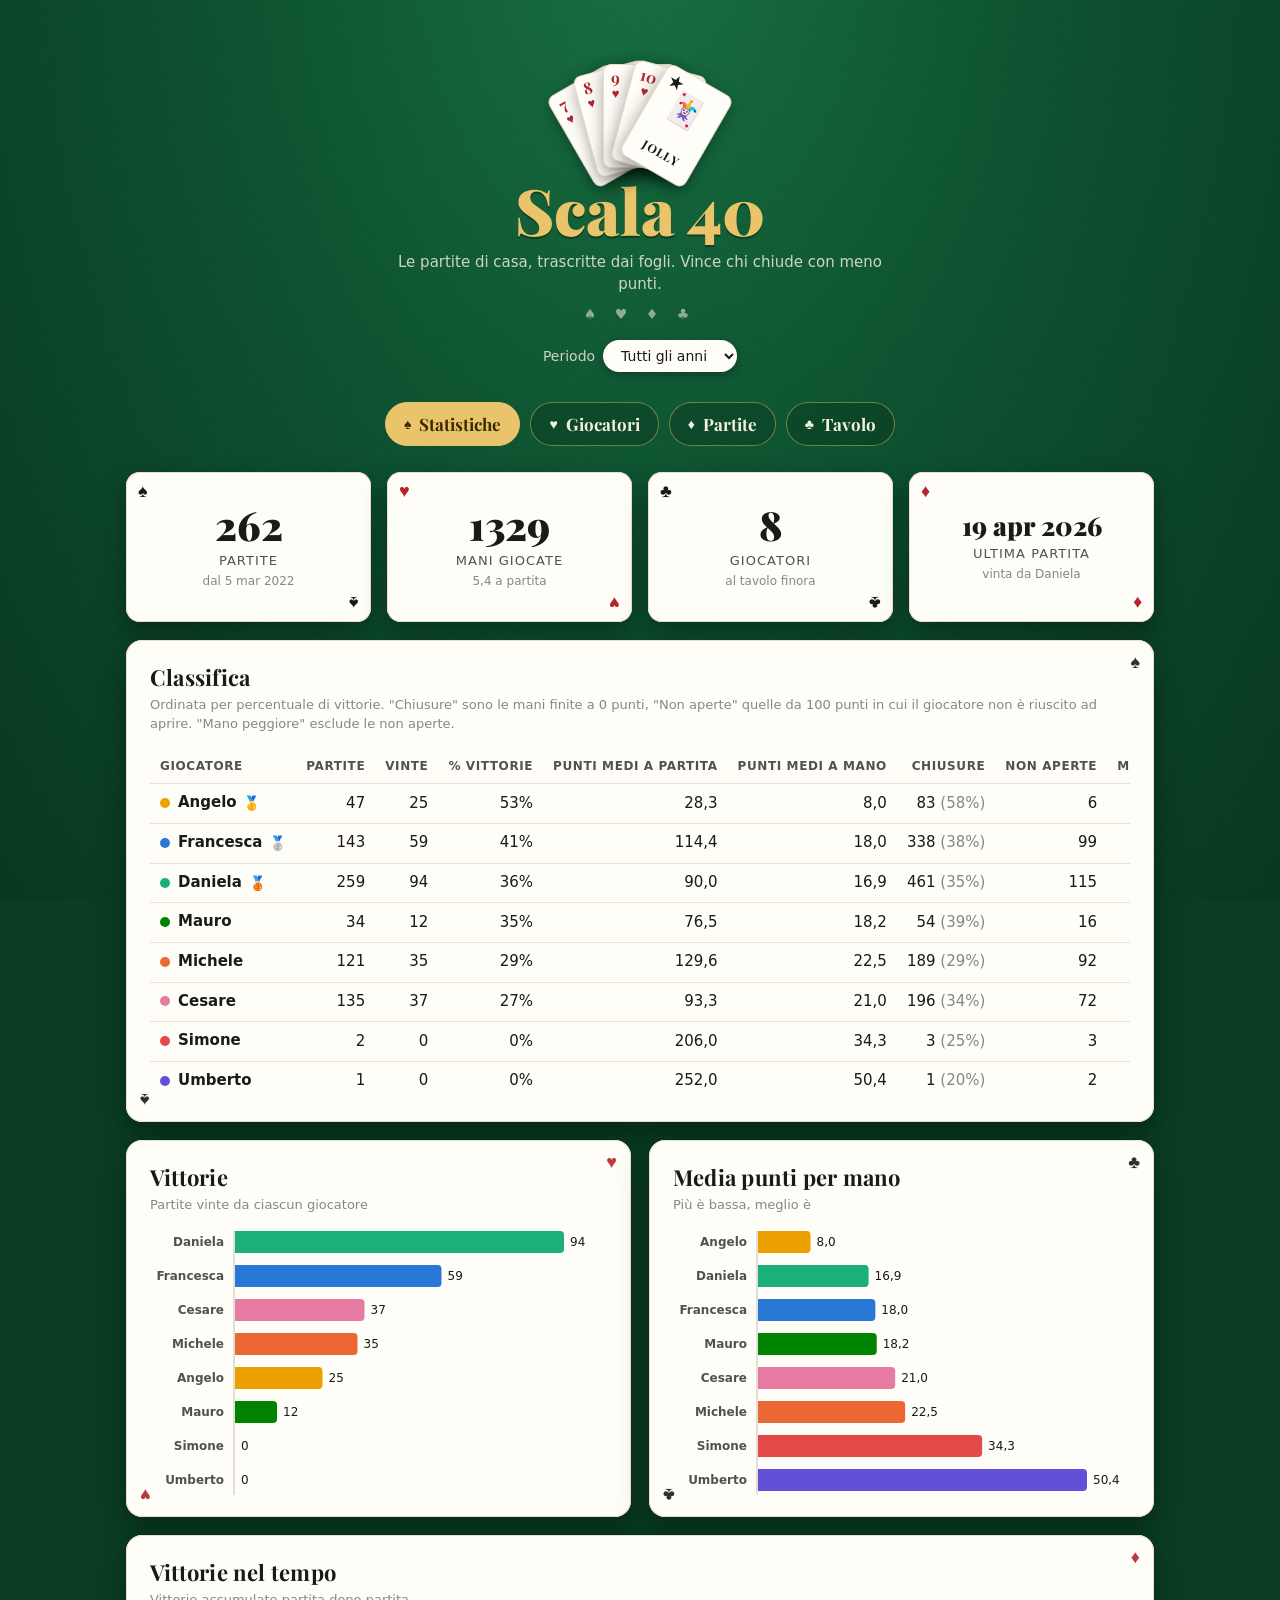
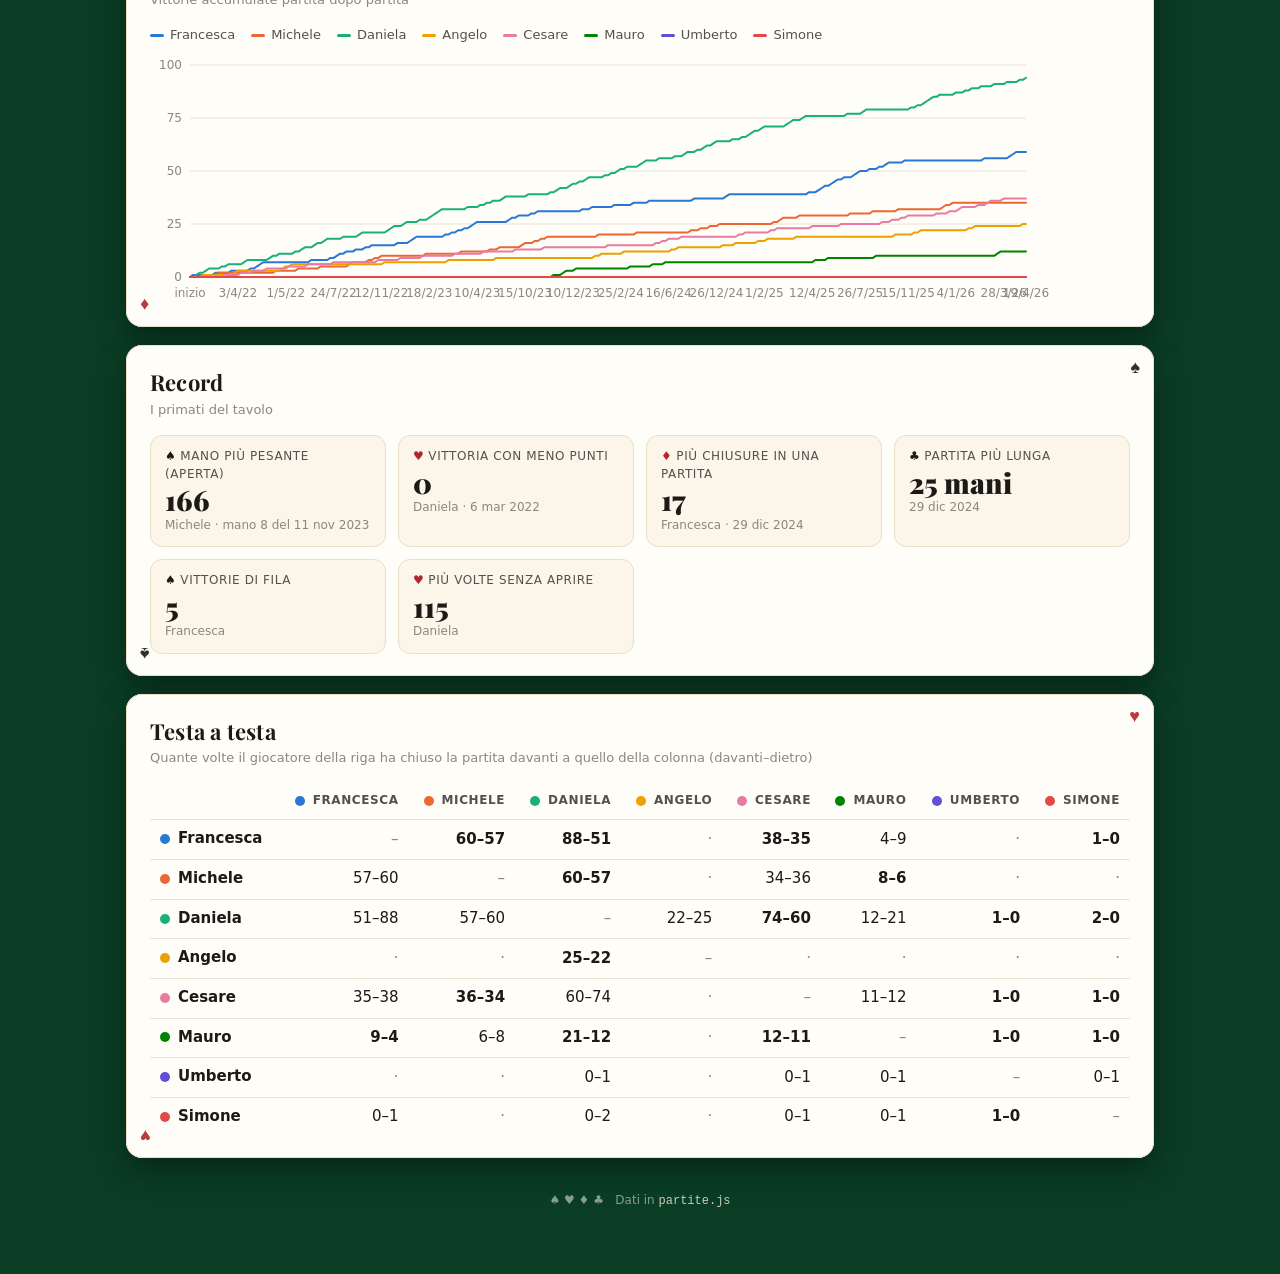
<file: index.html>
<!doctype html>
<html lang="it">
<head>
<meta charset="utf-8">
<meta name="viewport" content="width=device-width, initial-scale=1">
<title>Scala 40 – Statistiche</title>
<meta name="theme-color" content="#0f5a35">
<link rel="icon" href="data:image/svg+xml,%3Csvg xmlns='http://www.w3.org/2000/svg' viewBox='0 0 32 32'%3E%3Crect x='6' y='3' width='20' height='26' rx='3' fill='%23fffdf7' stroke='%23b3262e' stroke-width='2'/%3E%3Cpath d='M16 10l5 6-5 6-5-6z' fill='%23b3262e'/%3E%3C/svg%3E">
<link rel="preconnect" href="https://fonts.googleapis.com">
<link rel="preconnect" href="https://fonts.gstatic.com" crossorigin>
<link href="https://fonts.googleapis.com/css2?family=Playfair+Display:wght@700;900&display=swap" rel="stylesheet">
<link rel="stylesheet" href="style.css?v=4">
</head>
<body>
<div class="wrap">
  <header class="hero">
    <div class="fan" aria-hidden="true">
      <div class="pc" style="transform:rotate(-30deg)"><span class="i">7<small>♥</small></span><span class="c">♥</span></div>
      <div class="pc" style="transform:rotate(-15deg)"><span class="i">8<small>♥</small></span><span class="c">♥</span></div>
      <div class="pc" style="transform:rotate(0deg)"><span class="i">9<small>♥</small></span><span class="c">♥</span></div>
      <div class="pc" style="transform:rotate(15deg)"><span class="i">10<small>♥</small></span><span class="c">♥</span></div>
      <div class="pc jolly" style="transform:rotate(30deg)"><span class="i">★</span><span class="c">JOLLY</span></div>
    </div>
    <h1>Scala 40</h1>
    <p class="sub">Le partite di casa, trascritte dai fogli. Vince chi chiude con meno punti.</p>
    <div class="suits">♠ ♥ ♦ ♣</div>
    <div class="controls"><label>Periodo <select id="anno"></select></label></div>
  </header>
  <nav class="tabs">
    <a href="index.html" aria-current="page"><span>♠</span>Statistiche</a>
    <a href="giocatori.html"><span>♥</span>Giocatori</a>
    <a href="partite.html"><span>♦</span>Partite</a>
    <a href="tavolo.html"><span>♣</span>Tavolo</a>
  </nav>

  <div class="tiles" id="tiles"></div>

  <section class="card" data-suit="♠">
    <h2>Classifica</h2>
    <p class="hint">Ordinata per percentuale di vittorie. "Chiusure" sono le mani finite a 0 punti, "Non aperte" quelle da 100 punti in cui il giocatore non è riuscito ad aprire. "Mano peggiore" esclude le non aperte.</p>
    <div class="scroll"><table id="classifica"></table></div>
  </section>

  <div class="grid2">
    <section class="card r" data-suit="♥">
      <h2>Vittorie</h2>
      <p class="hint">Partite vinte da ciascun giocatore</p>
      <div class="chart" id="chVittorie"></div>
    </section>
    <section class="card" data-suit="♣">
      <h2>Media punti per mano</h2>
      <p class="hint">Più è bassa, meglio è</p>
      <div class="chart" id="chMedia"></div>
    </section>
  </div>

  <section class="card r" data-suit="♦">
    <h2>Vittorie nel tempo</h2>
    <p class="hint">Vittorie accumulate partita dopo partita</p>
    <div class="chart" id="chTempo"></div>
  </section>

  <section class="card" data-suit="♠">
    <h2>Record</h2>
    <p class="hint">I primati del tavolo</p>
    <div class="records" id="records"></div>
  </section>

  <section class="card r" data-suit="♥">
    <h2>Testa a testa</h2>
    <p class="hint">Quante volte il giocatore della riga ha chiuso la partita davanti a quello della colonna (davanti–dietro)</p>
    <div class="scroll"><table id="h2h"></table></div>
  </section>

  <footer>♠ ♥ ♦ ♣ &nbsp; Dati in <code>partite.js</code></footer>
</div>
<script src="partite.js?v=4"></script>
<script src="app.js?v=4"></script>
</body>
</html>
</file>
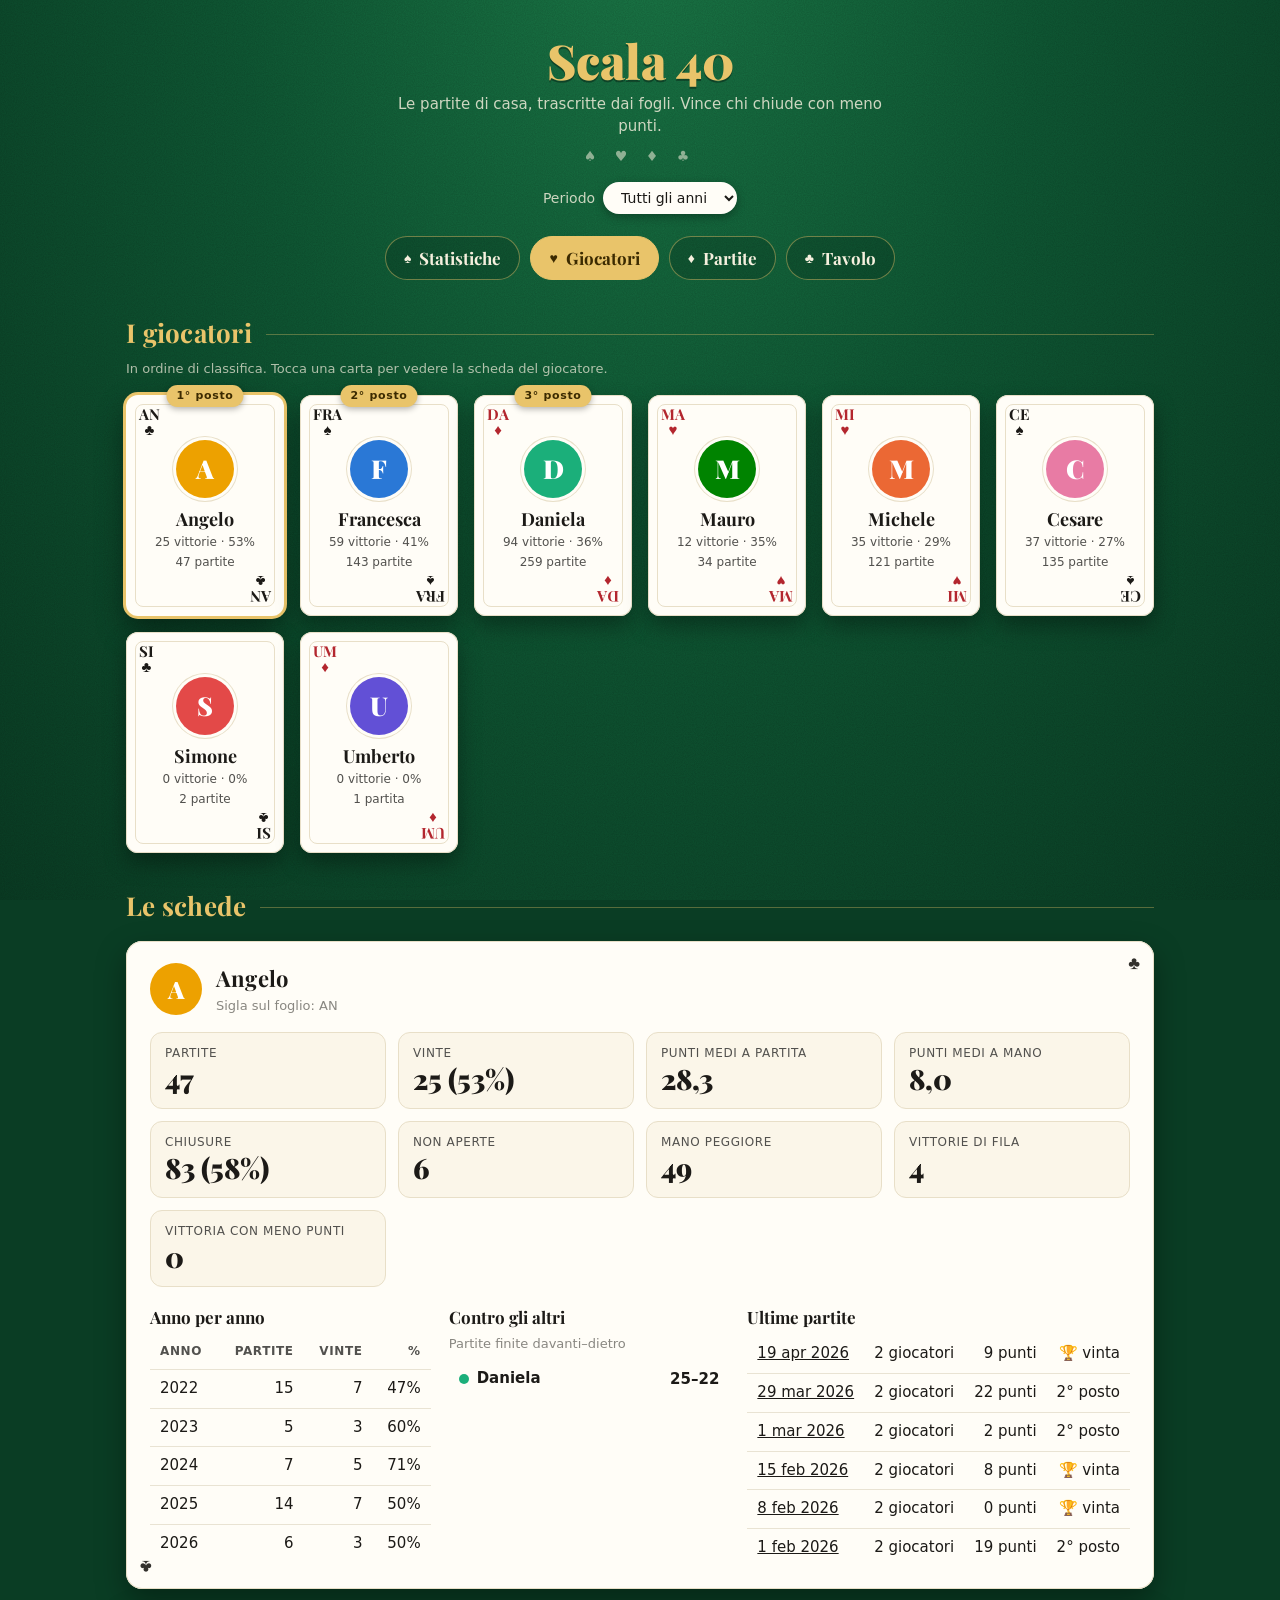
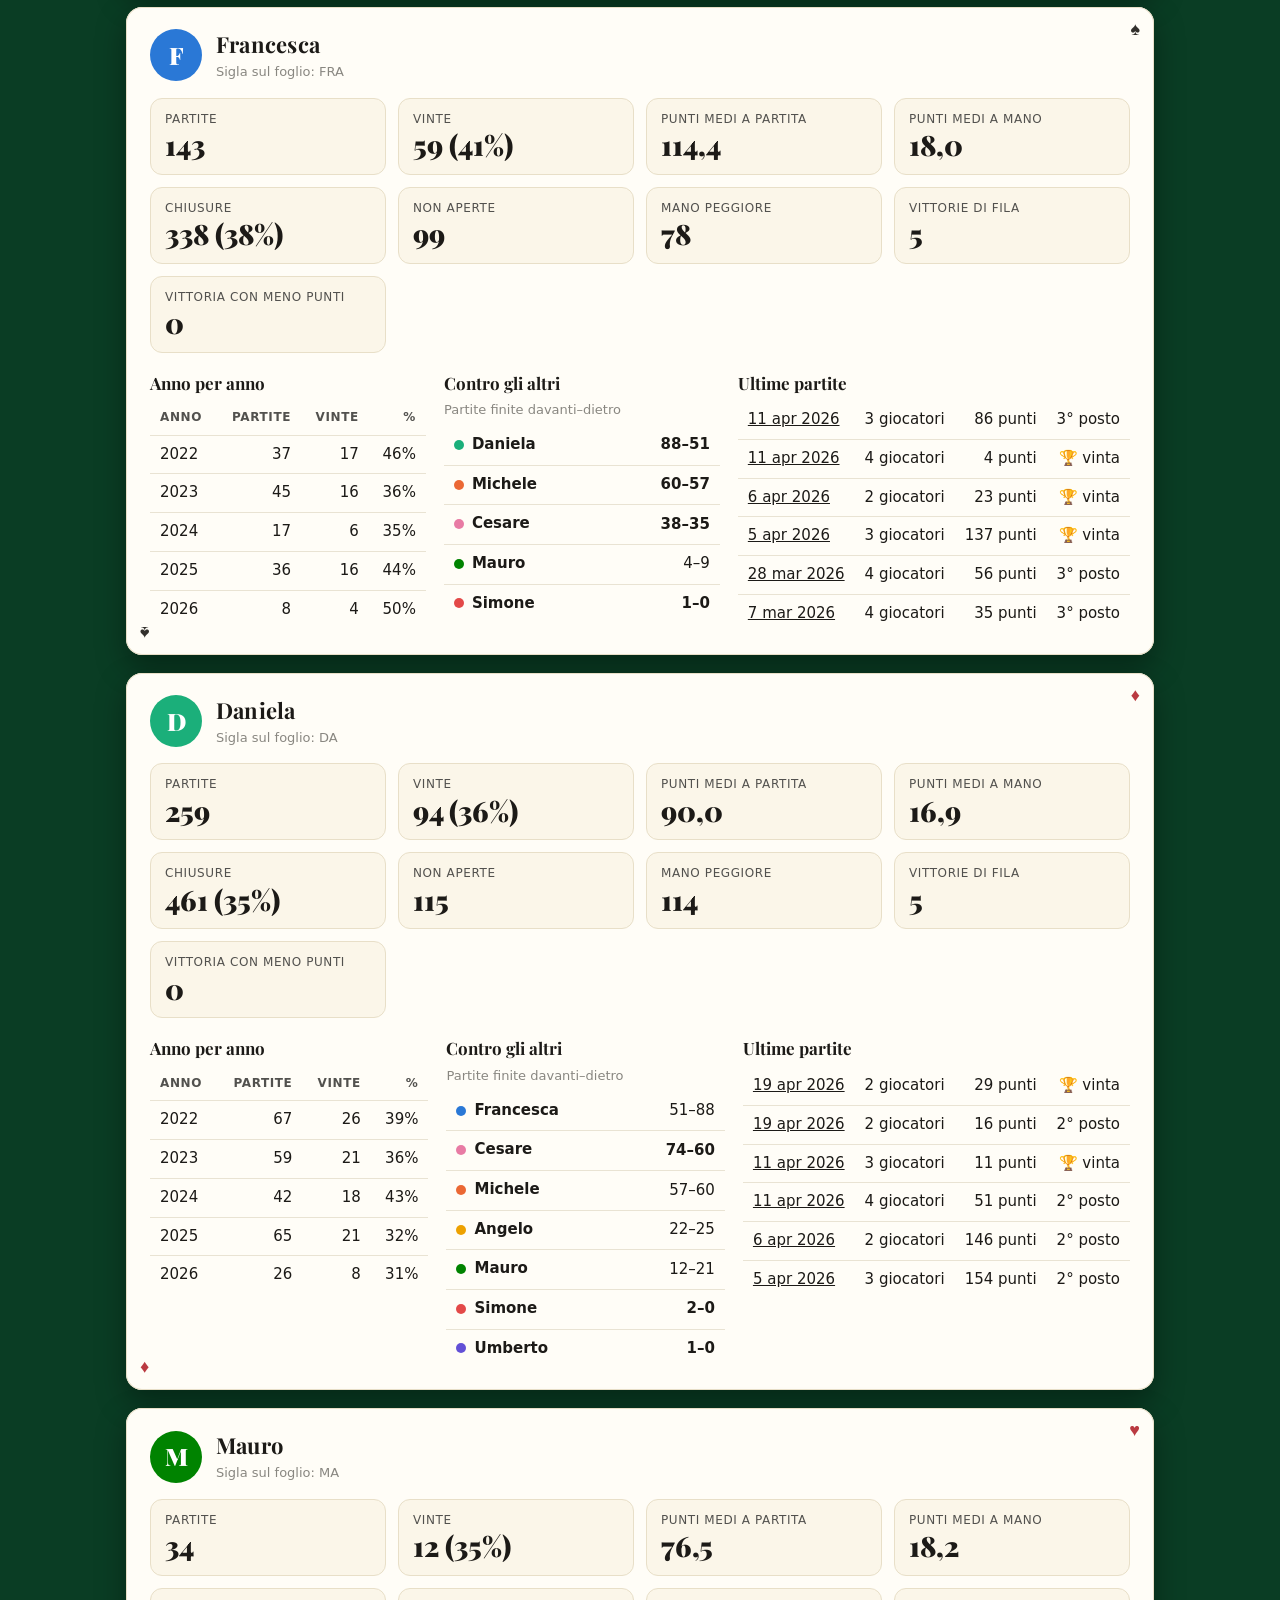
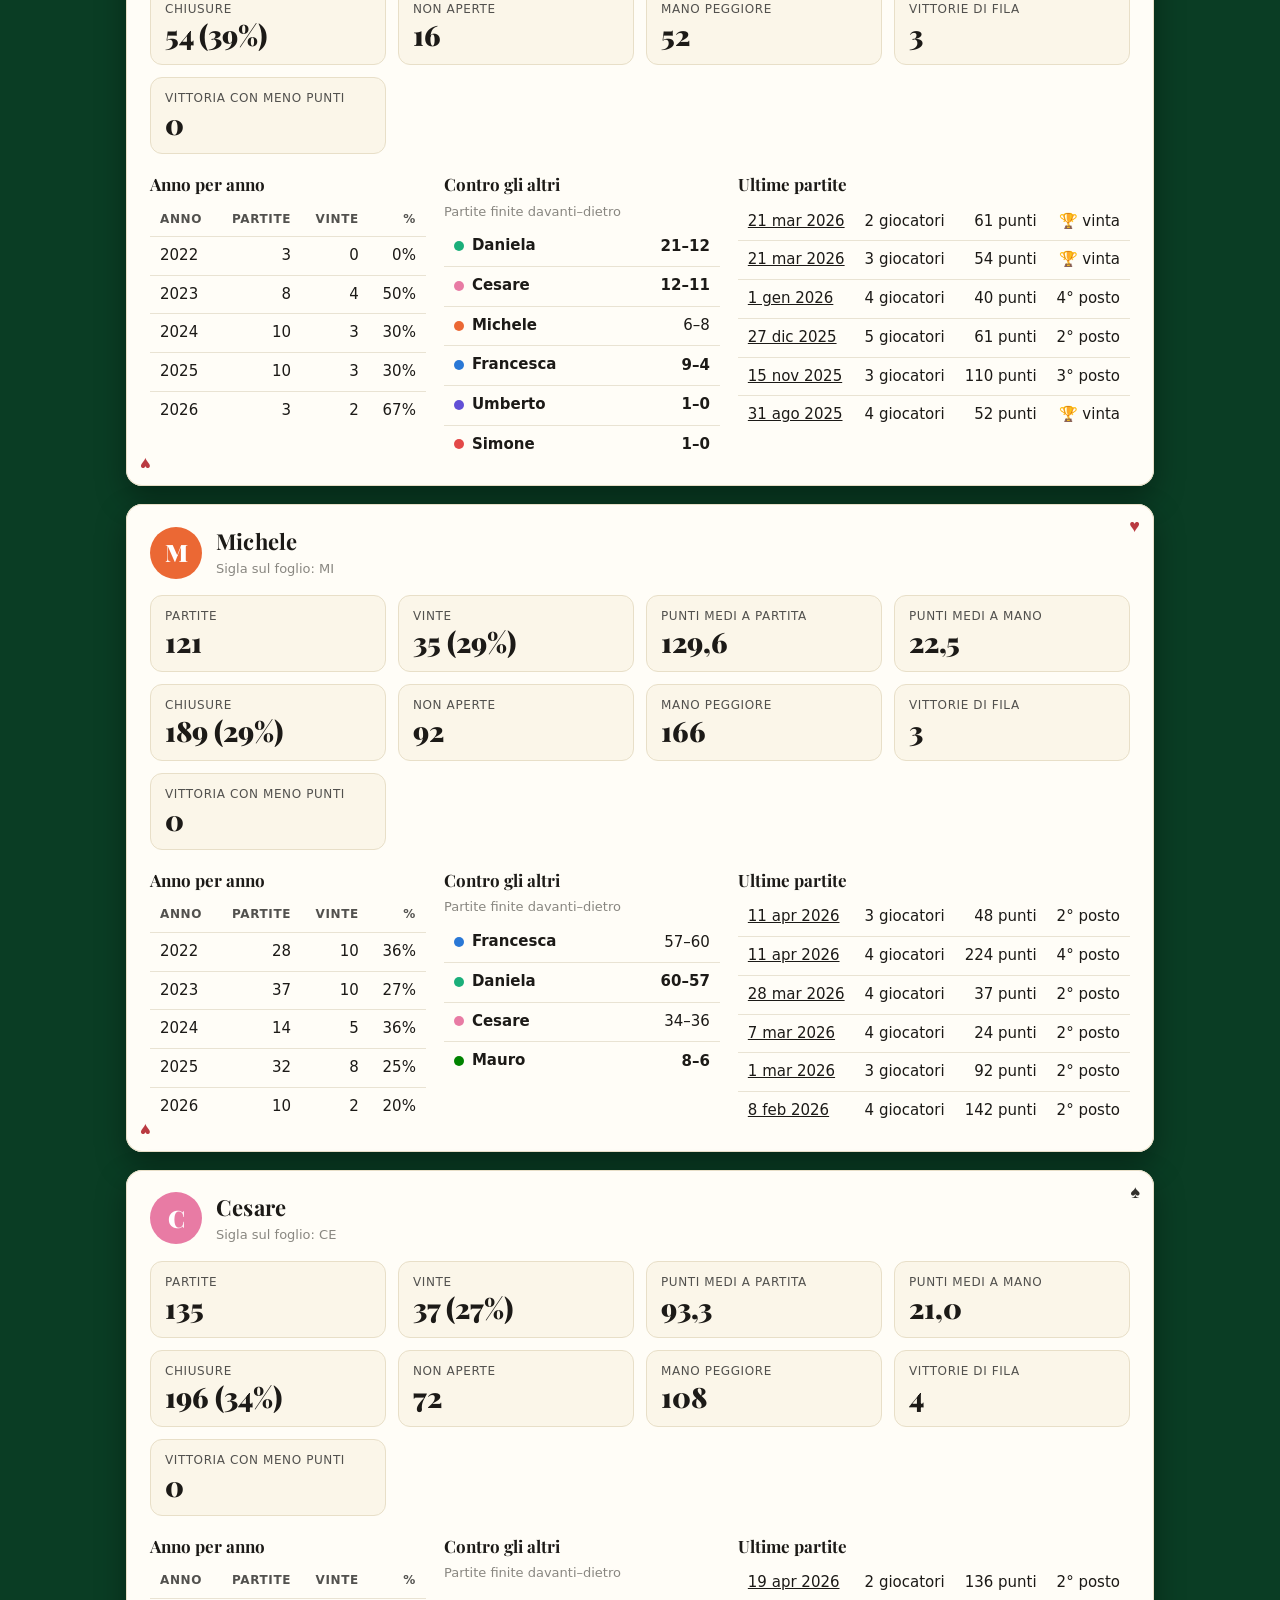
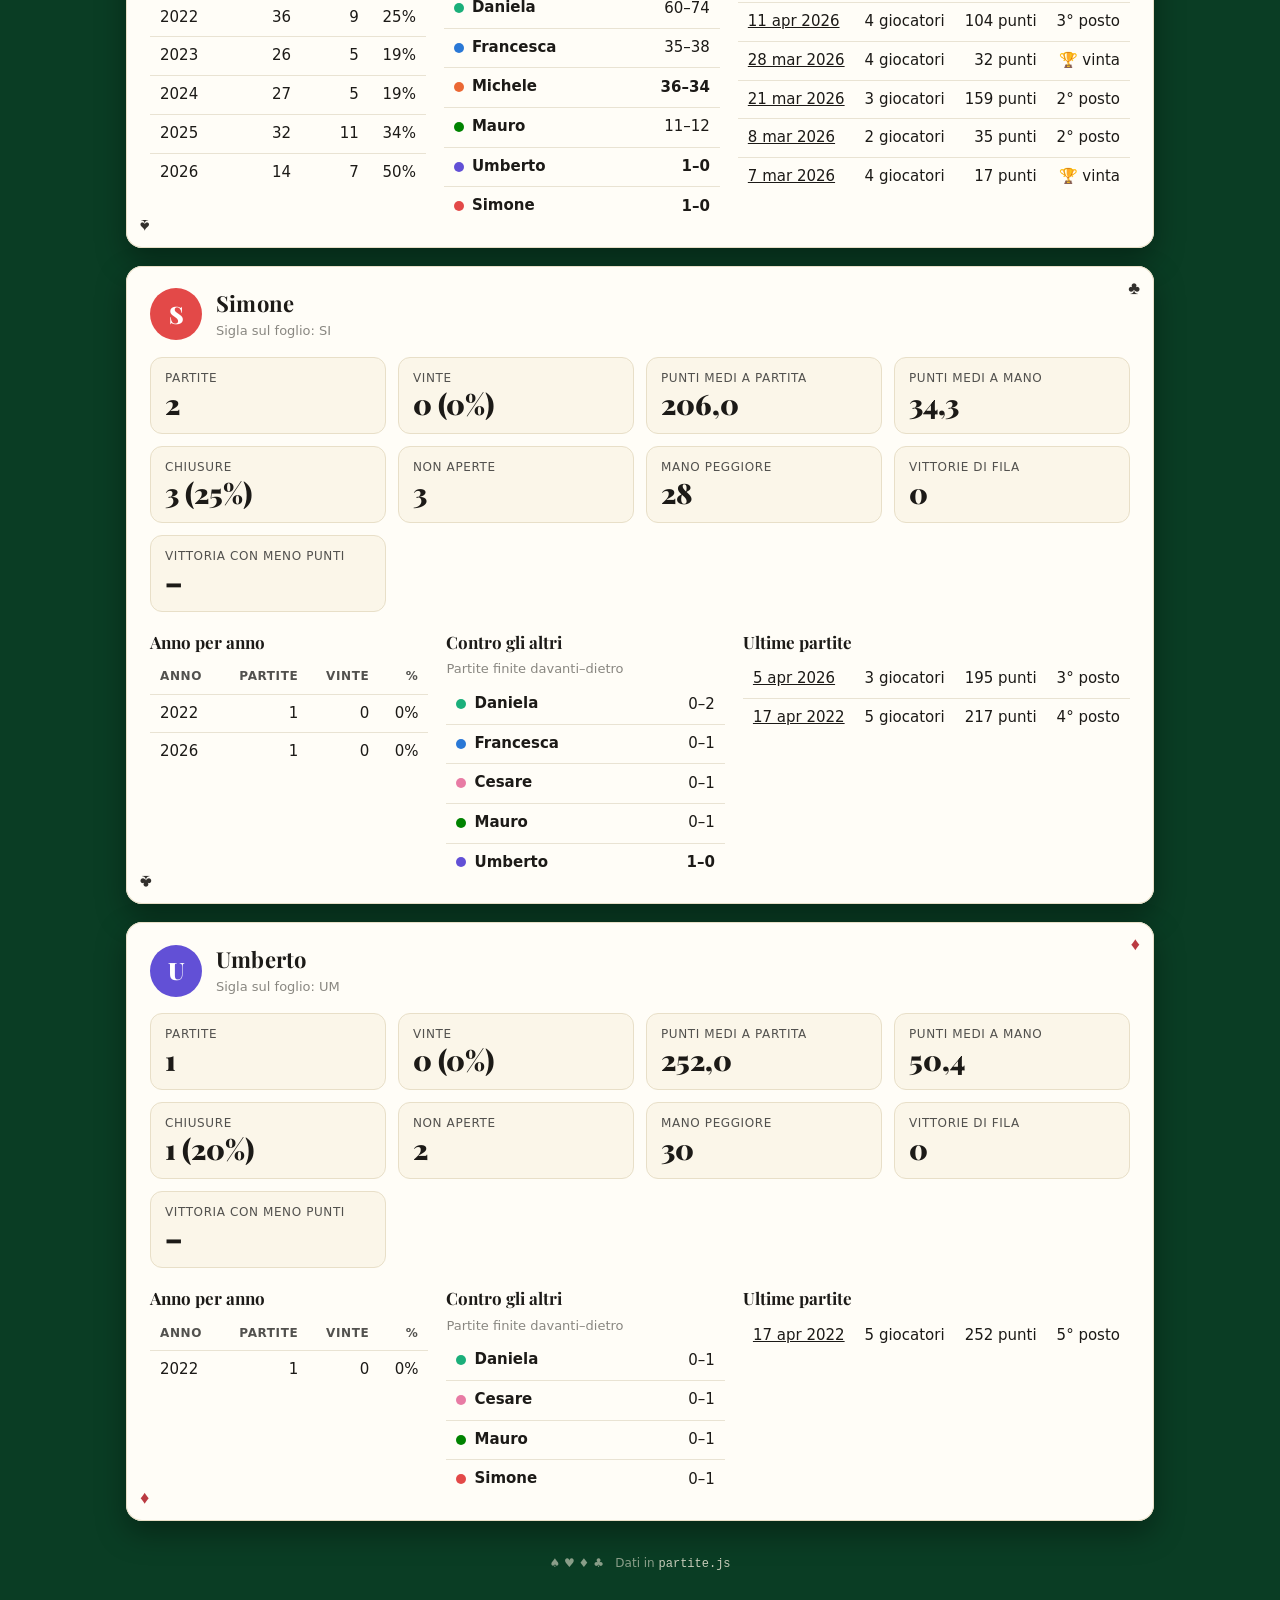
<file: giocatori.html>
<!doctype html>
<html lang="it">
<head>
<meta charset="utf-8">
<meta name="viewport" content="width=device-width, initial-scale=1">
<title>Scala 40 – Giocatori</title>
<meta name="theme-color" content="#0f5a35">
<link rel="icon" href="data:image/svg+xml,%3Csvg xmlns='http://www.w3.org/2000/svg' viewBox='0 0 32 32'%3E%3Crect x='6' y='3' width='20' height='26' rx='3' fill='%23fffdf7' stroke='%23b3262e' stroke-width='2'/%3E%3Cpath d='M16 10l5 6-5 6-5-6z' fill='%23b3262e'/%3E%3C/svg%3E">
<link rel="preconnect" href="https://fonts.googleapis.com">
<link rel="preconnect" href="https://fonts.gstatic.com" crossorigin>
<link href="https://fonts.googleapis.com/css2?family=Playfair+Display:wght@700;900&display=swap" rel="stylesheet">
<link rel="stylesheet" href="style.css?v=4">
</head>
<body>
<div class="wrap">
  <header class="hero compact">
    <h1>Scala 40</h1>
    <p class="sub">Le partite di casa, trascritte dai fogli. Vince chi chiude con meno punti.</p>
    <div class="suits">♠ ♥ ♦ ♣</div>
    <div class="controls"><label>Periodo <select id="anno"></select></label></div>
  </header>
  <nav class="tabs">
    <a href="index.html"><span>♠</span>Statistiche</a>
    <a href="giocatori.html" aria-current="page"><span>♥</span>Giocatori</a>
    <a href="partite.html"><span>♦</span>Partite</a>
    <a href="tavolo.html"><span>♣</span>Tavolo</a>
  </nav>

  <div class="section-title"><h2>I giocatori</h2></div>
  <p class="hint">In ordine di classifica. Tocca una carta per vedere la scheda del giocatore.</p>
  <div class="players" id="giocatori"></div>

  <div class="section-title"><h2>Le schede</h2></div>
  <div id="schede"></div>

  <footer>♠ ♥ ♦ ♣ &nbsp; Dati in <code>partite.js</code></footer>
</div>
<script src="partite.js?v=4"></script>
<script src="app.js?v=4"></script>
</body>
</html>
</file>
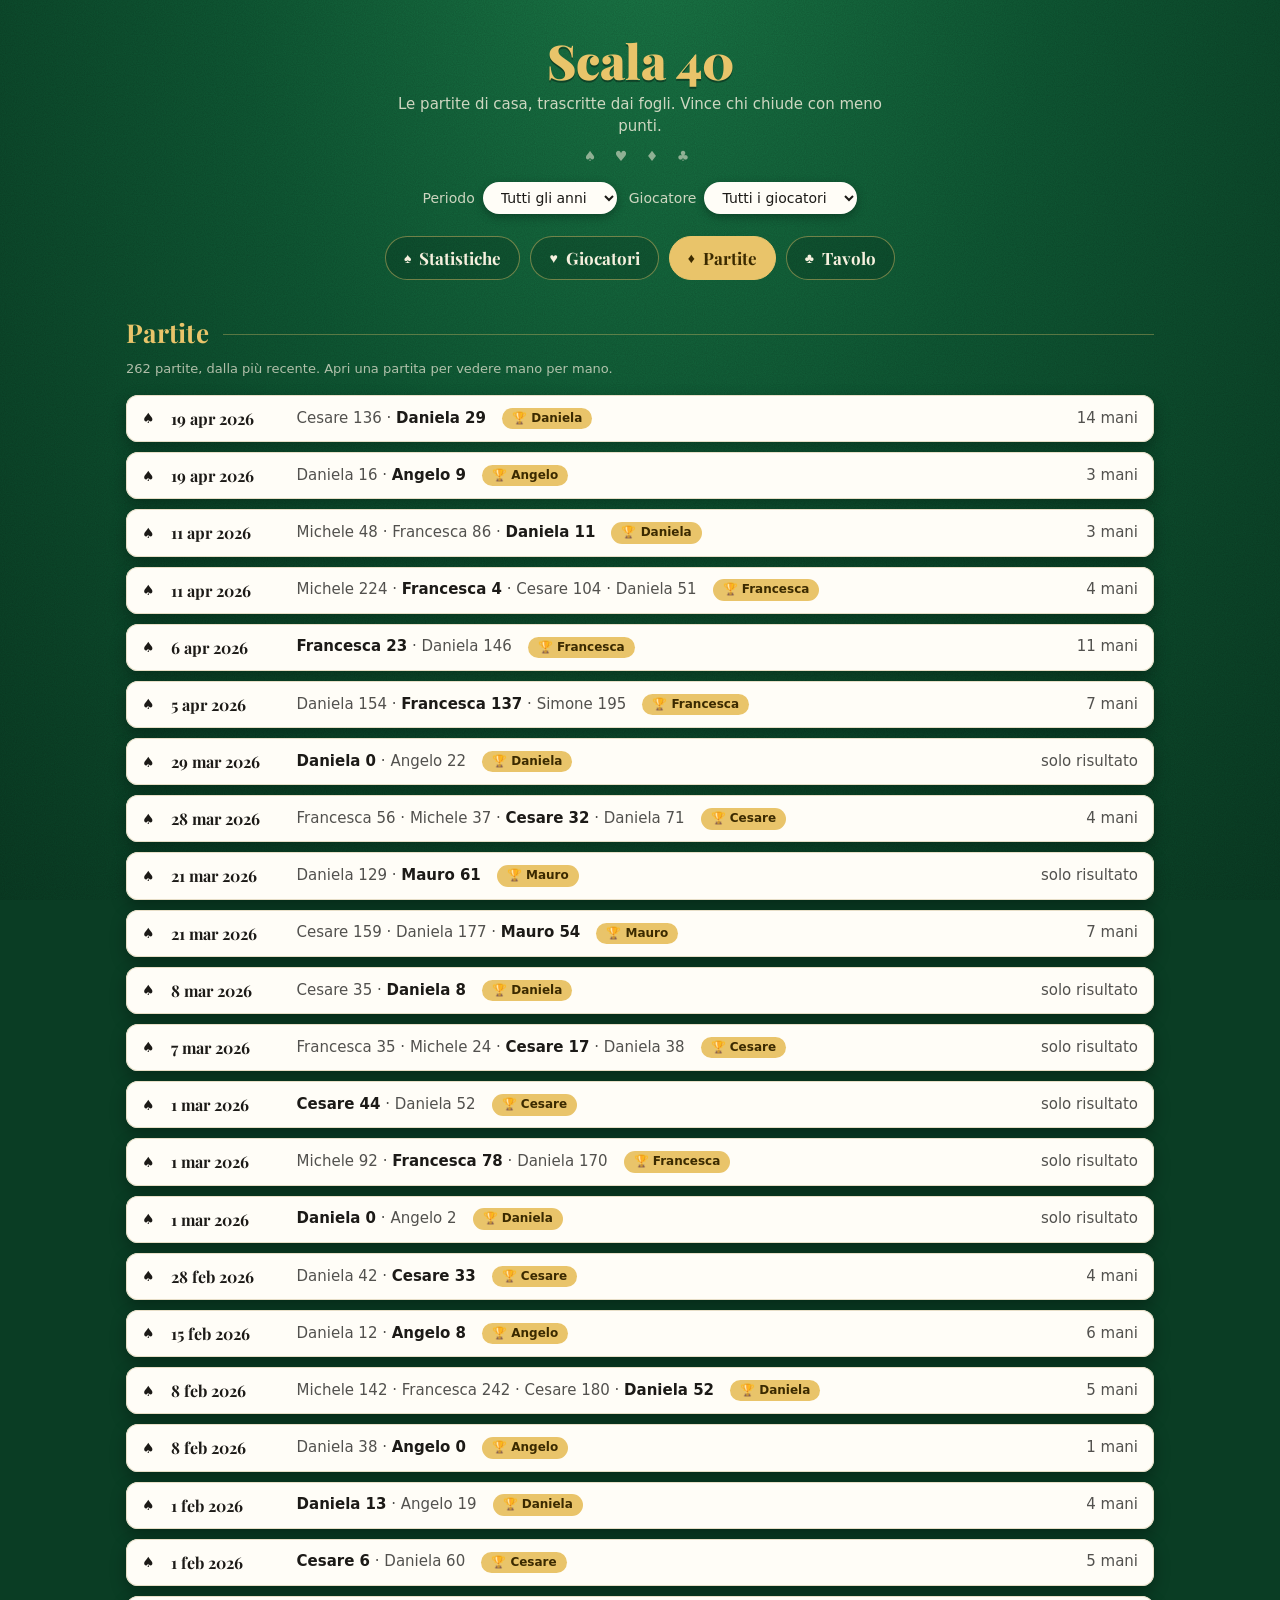
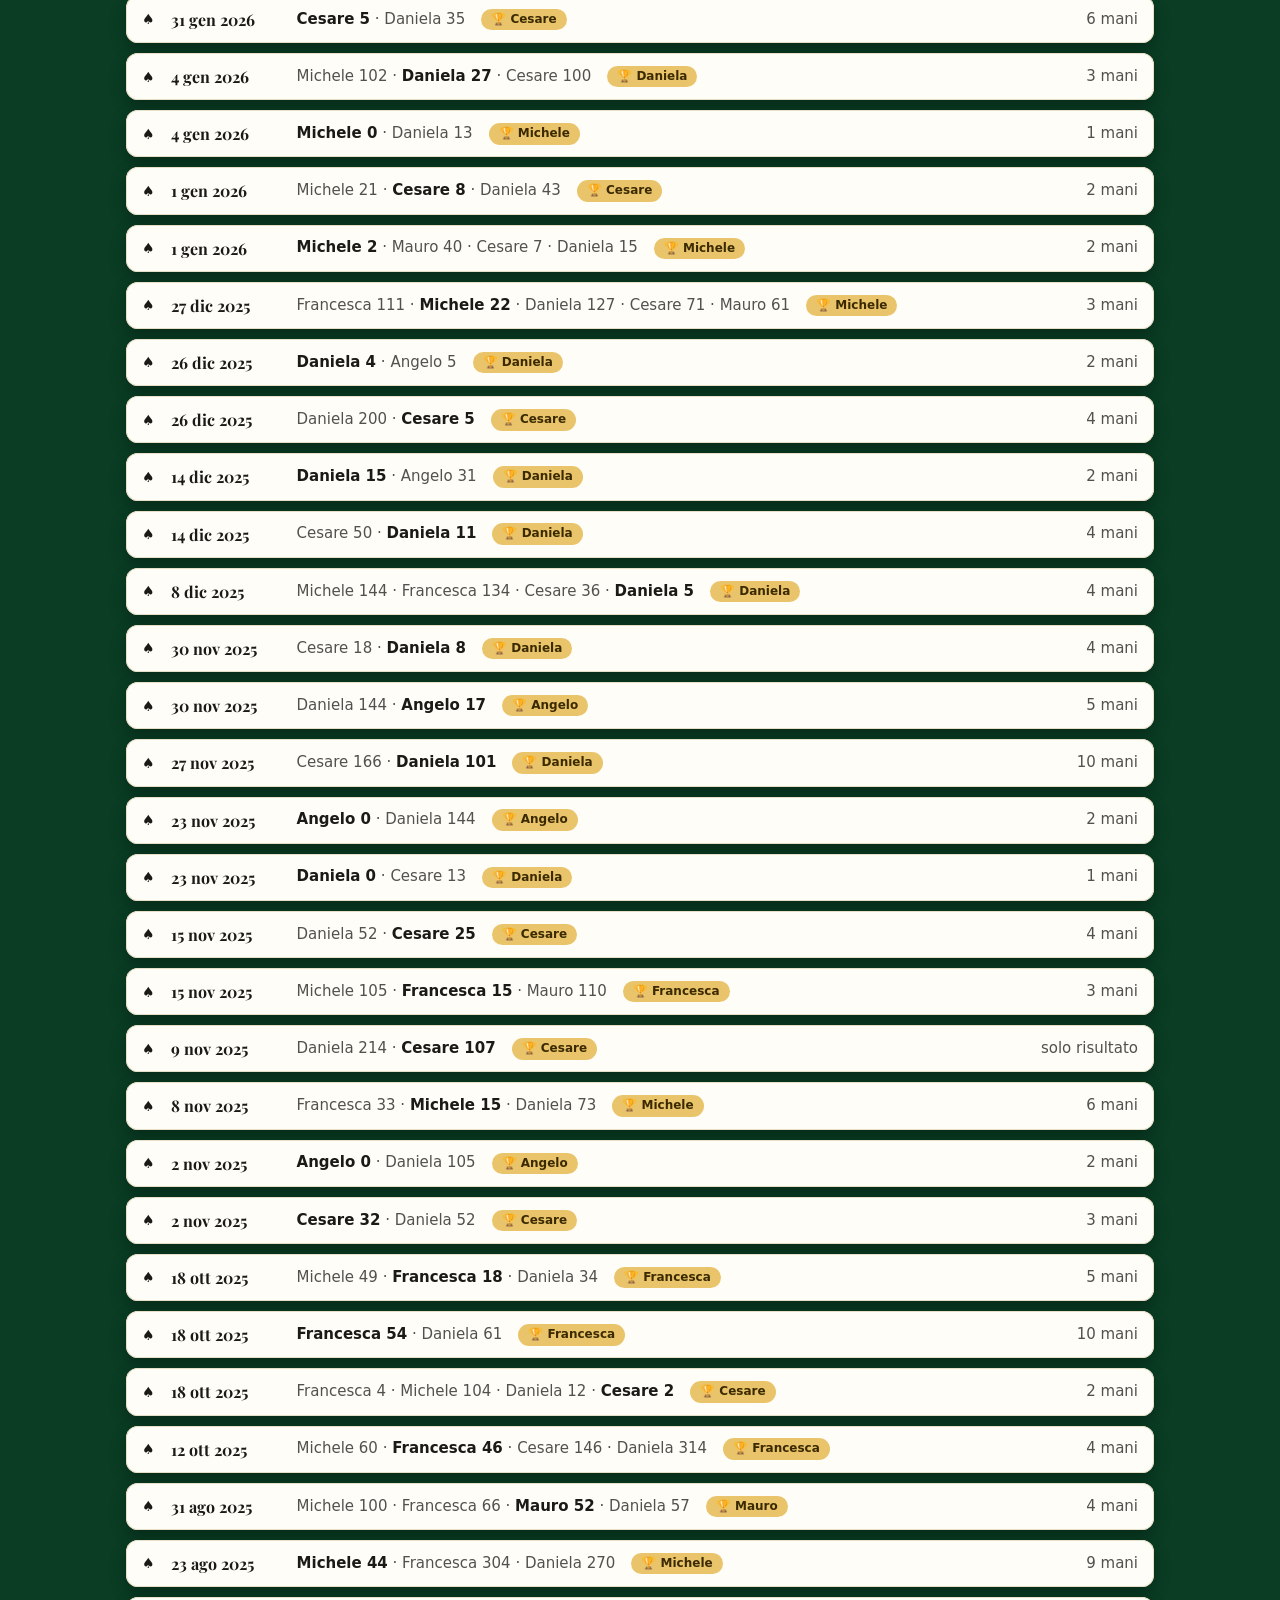
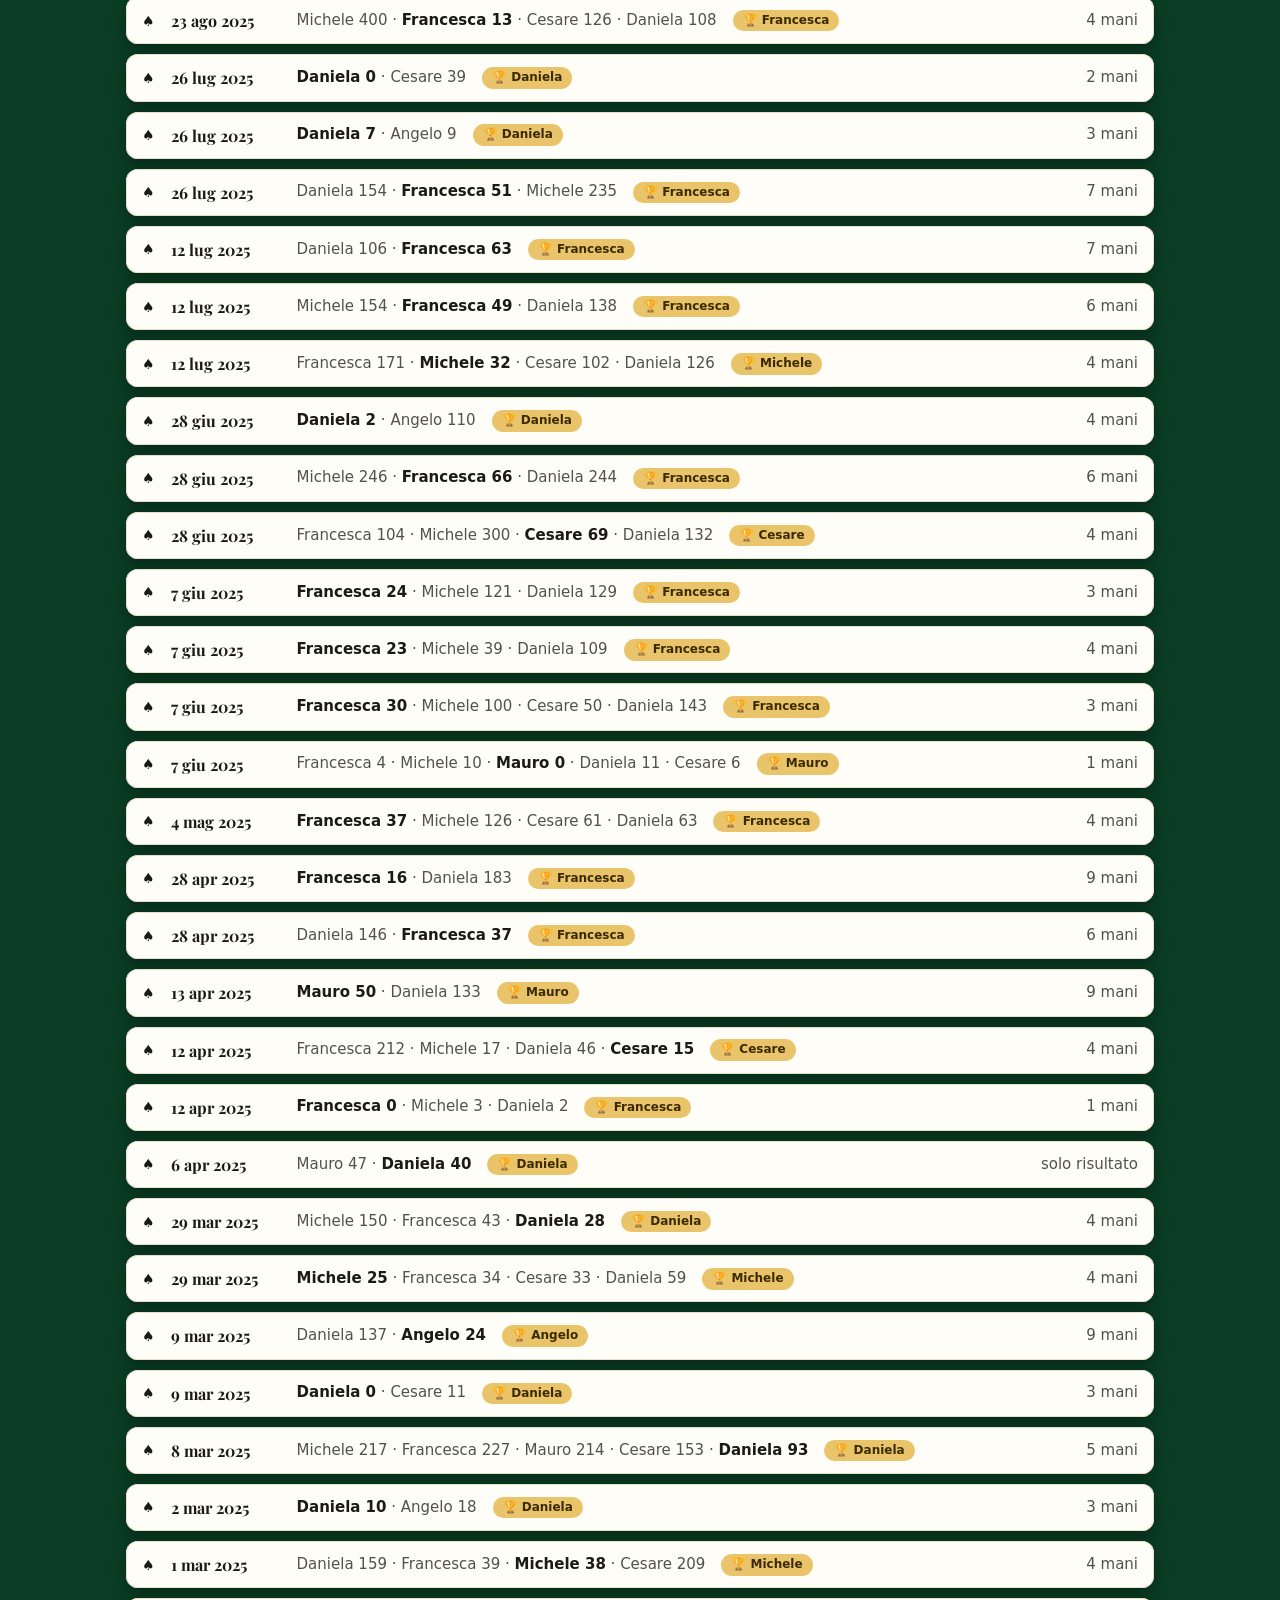
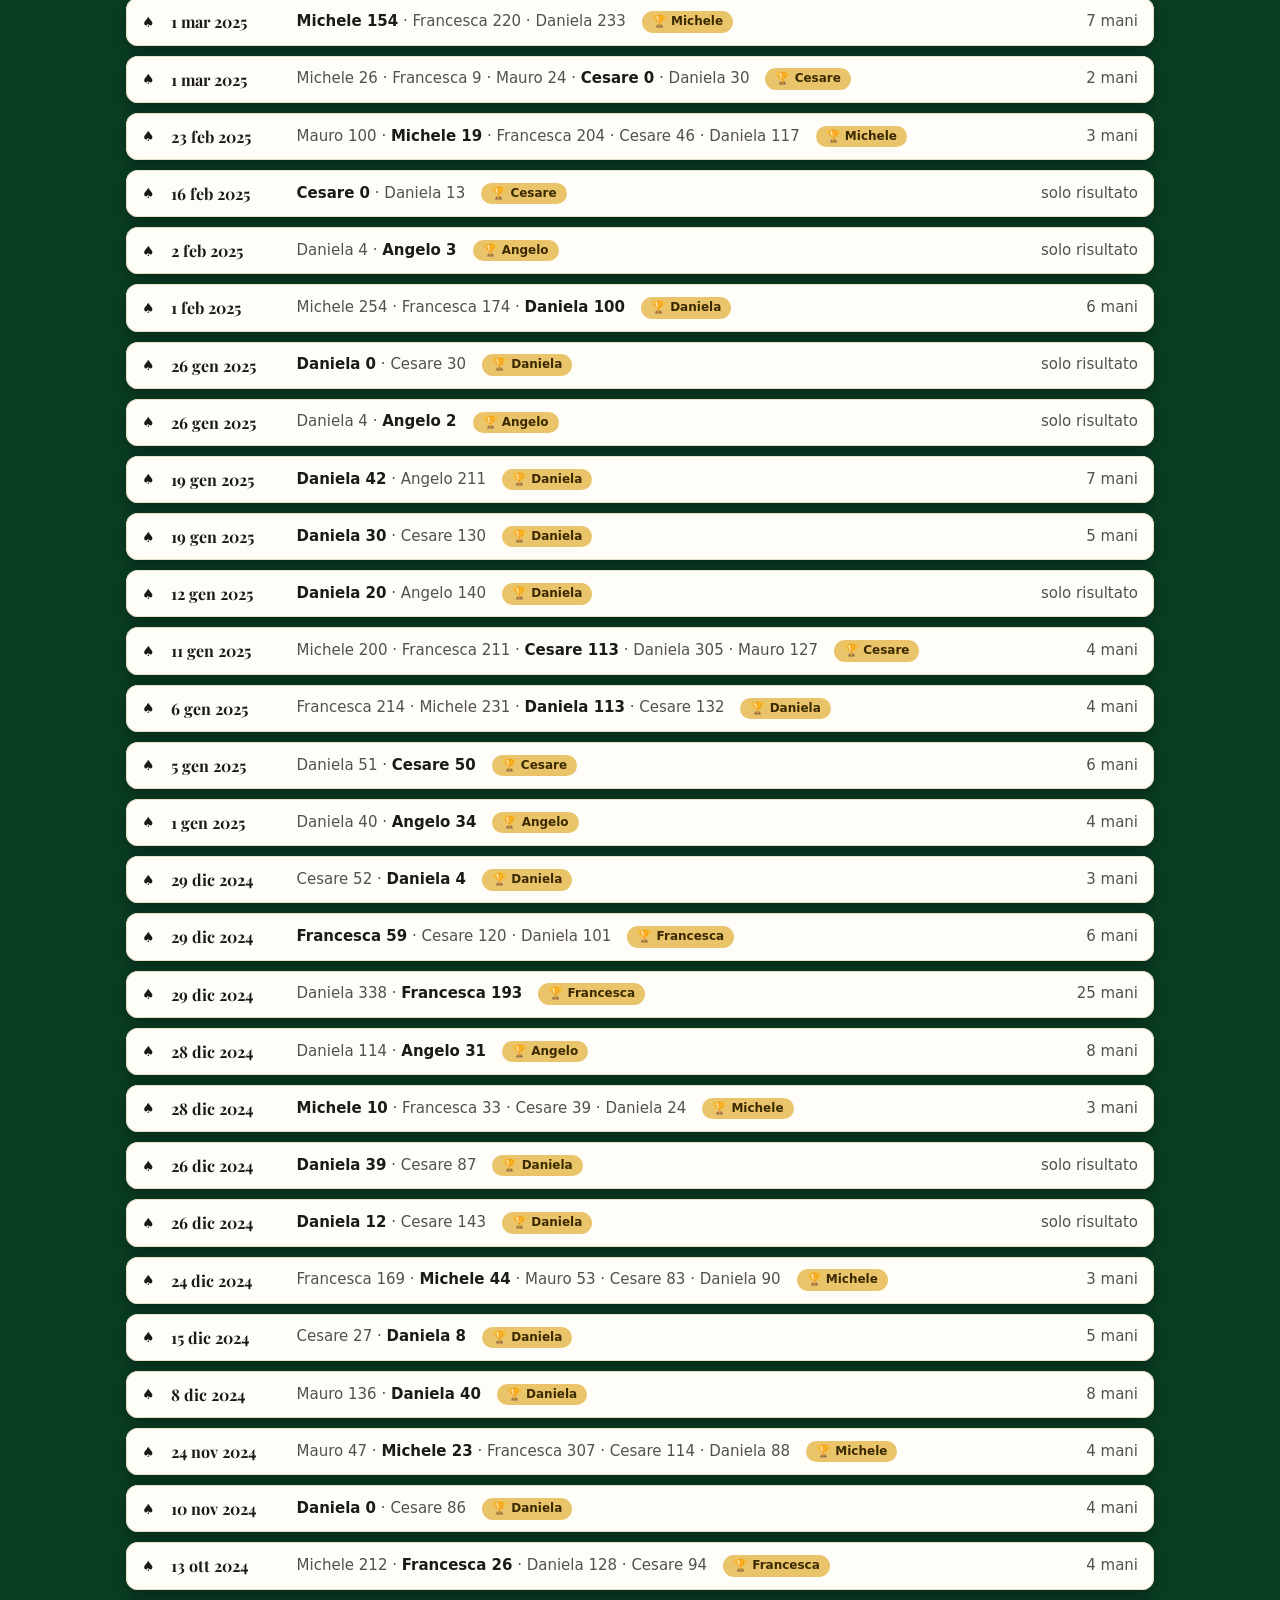
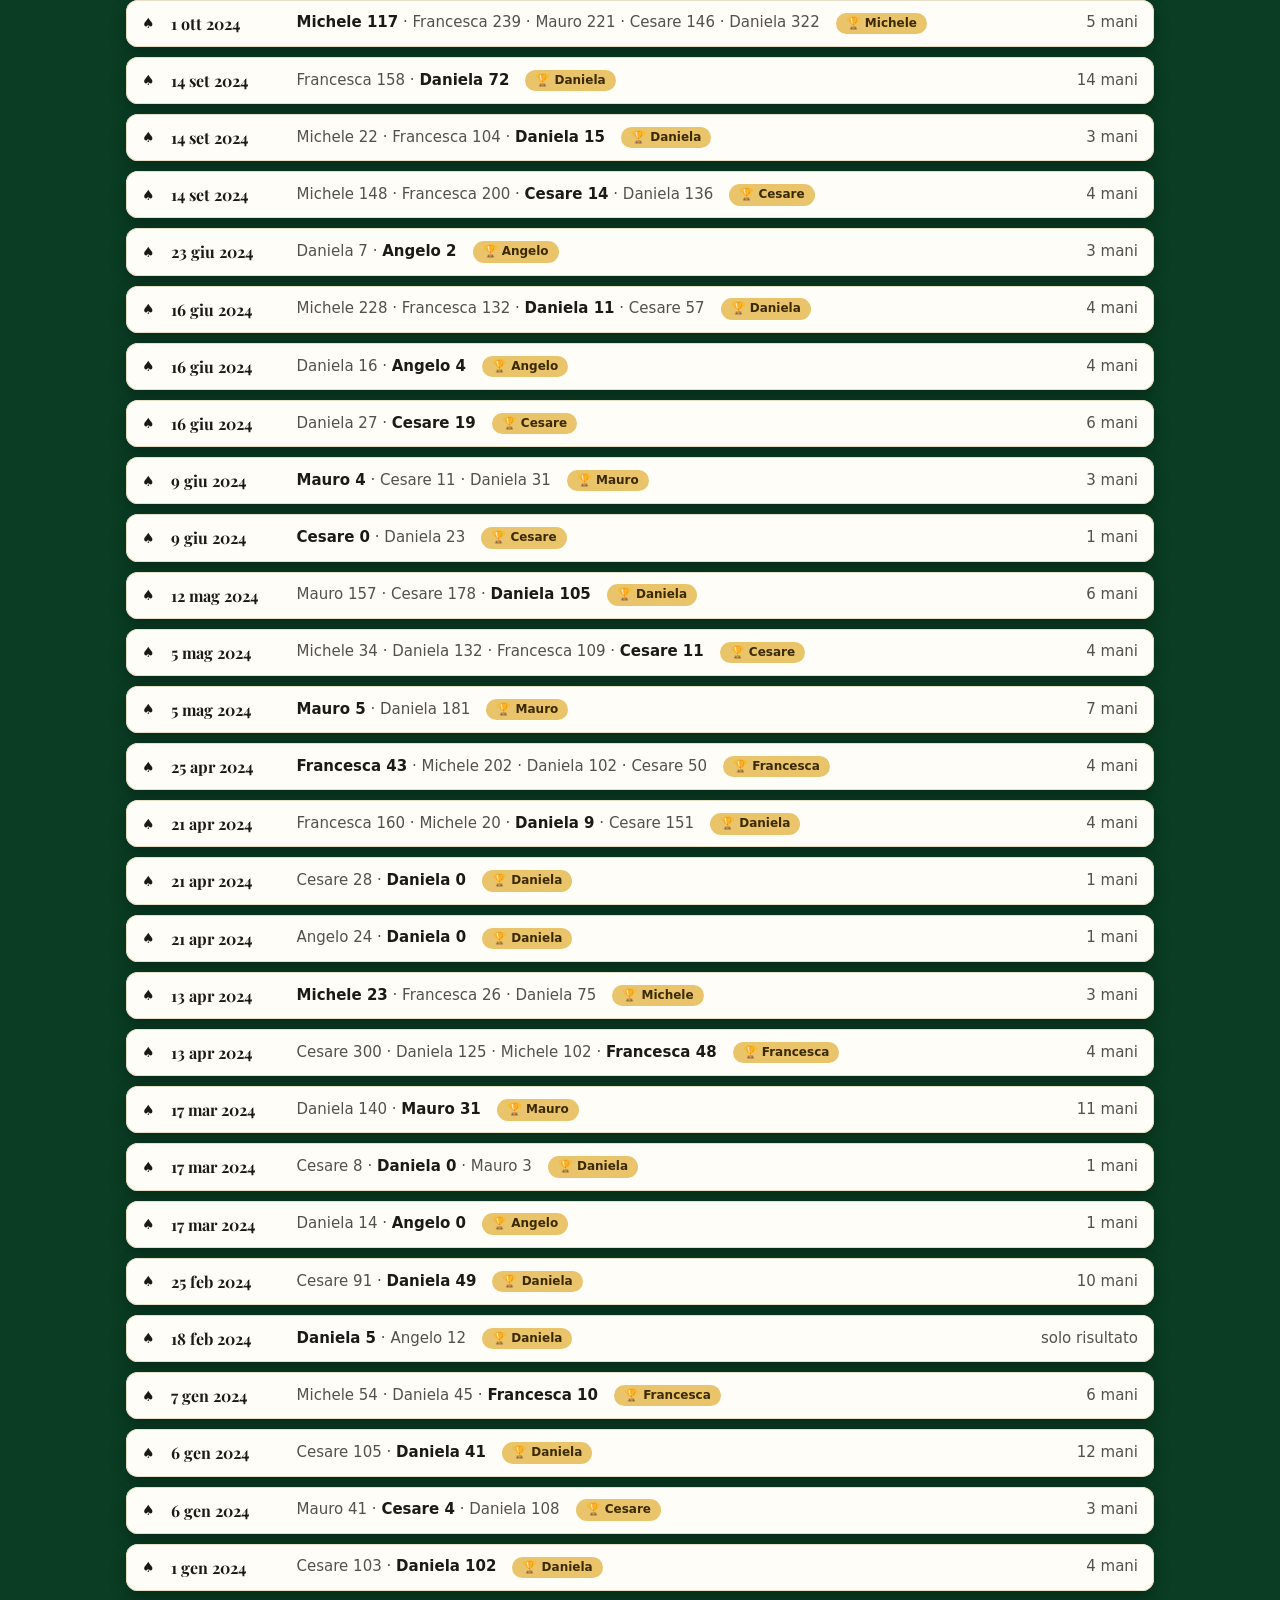
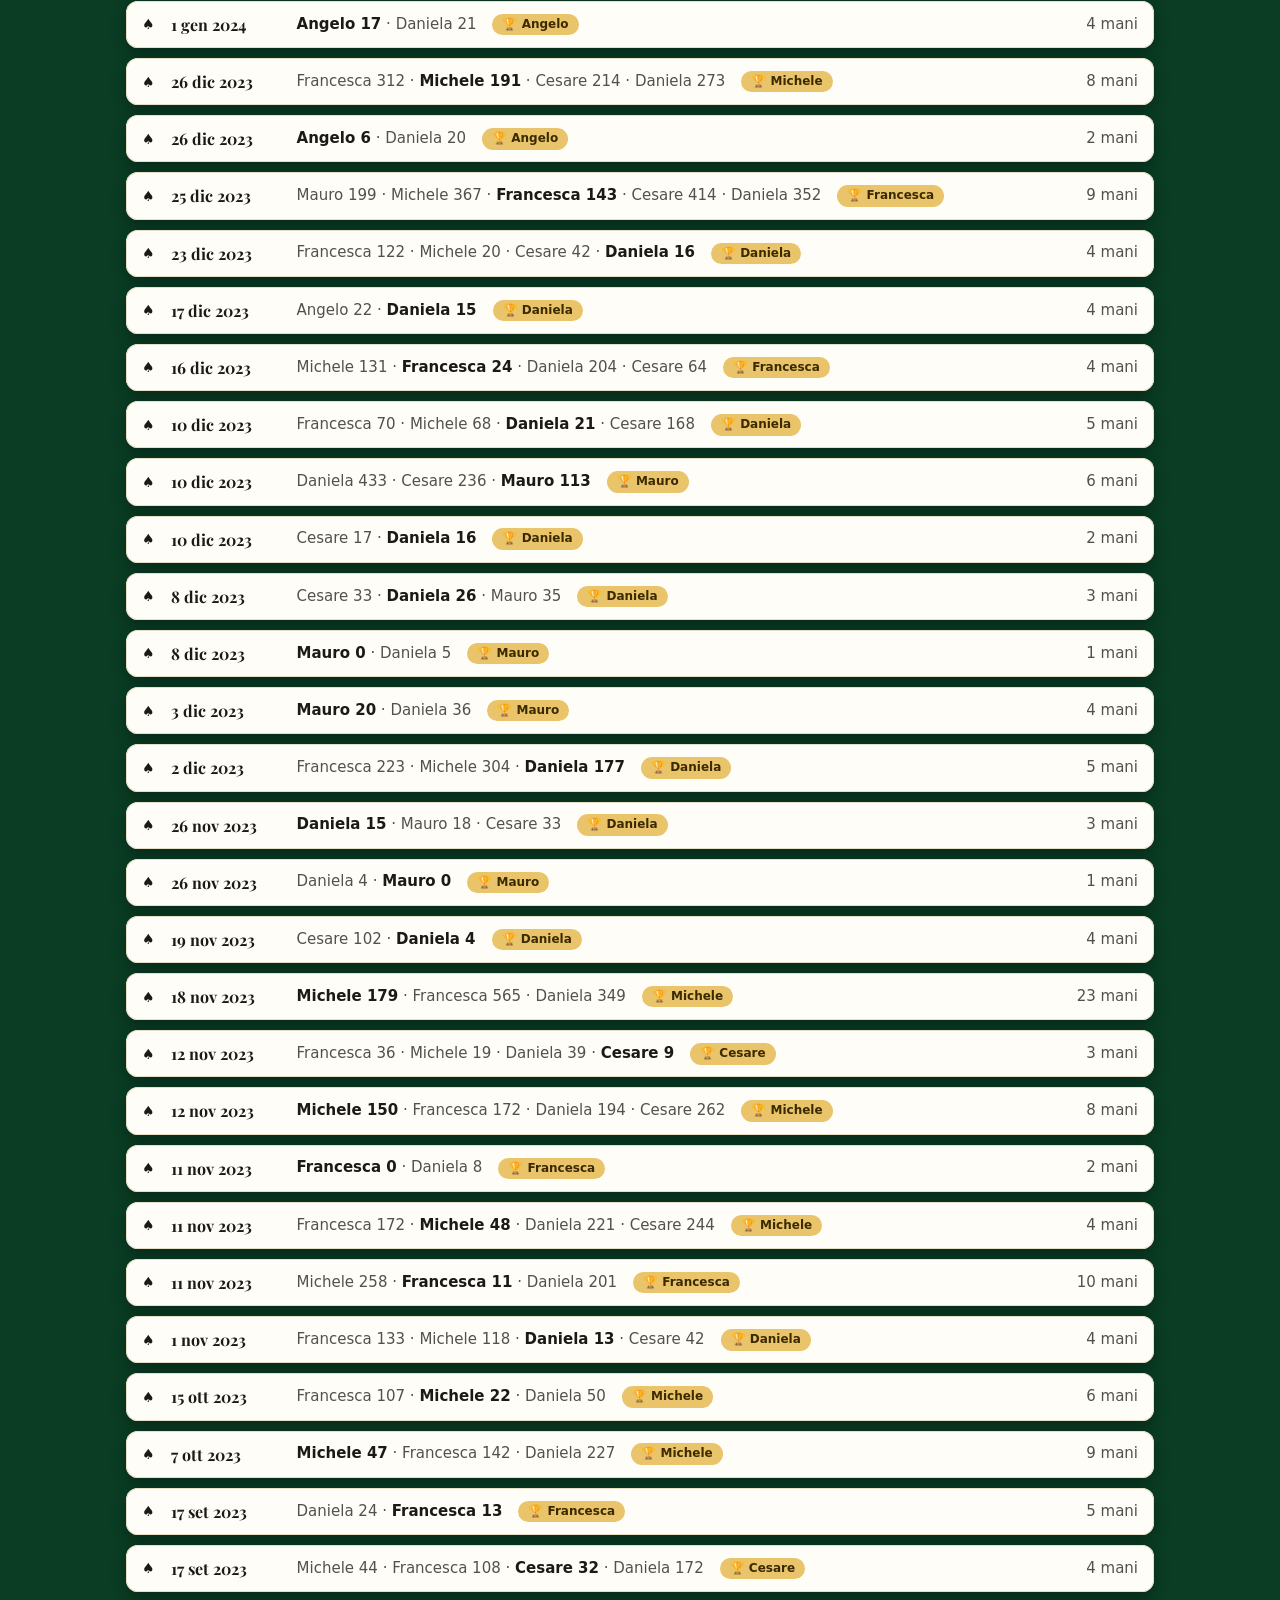
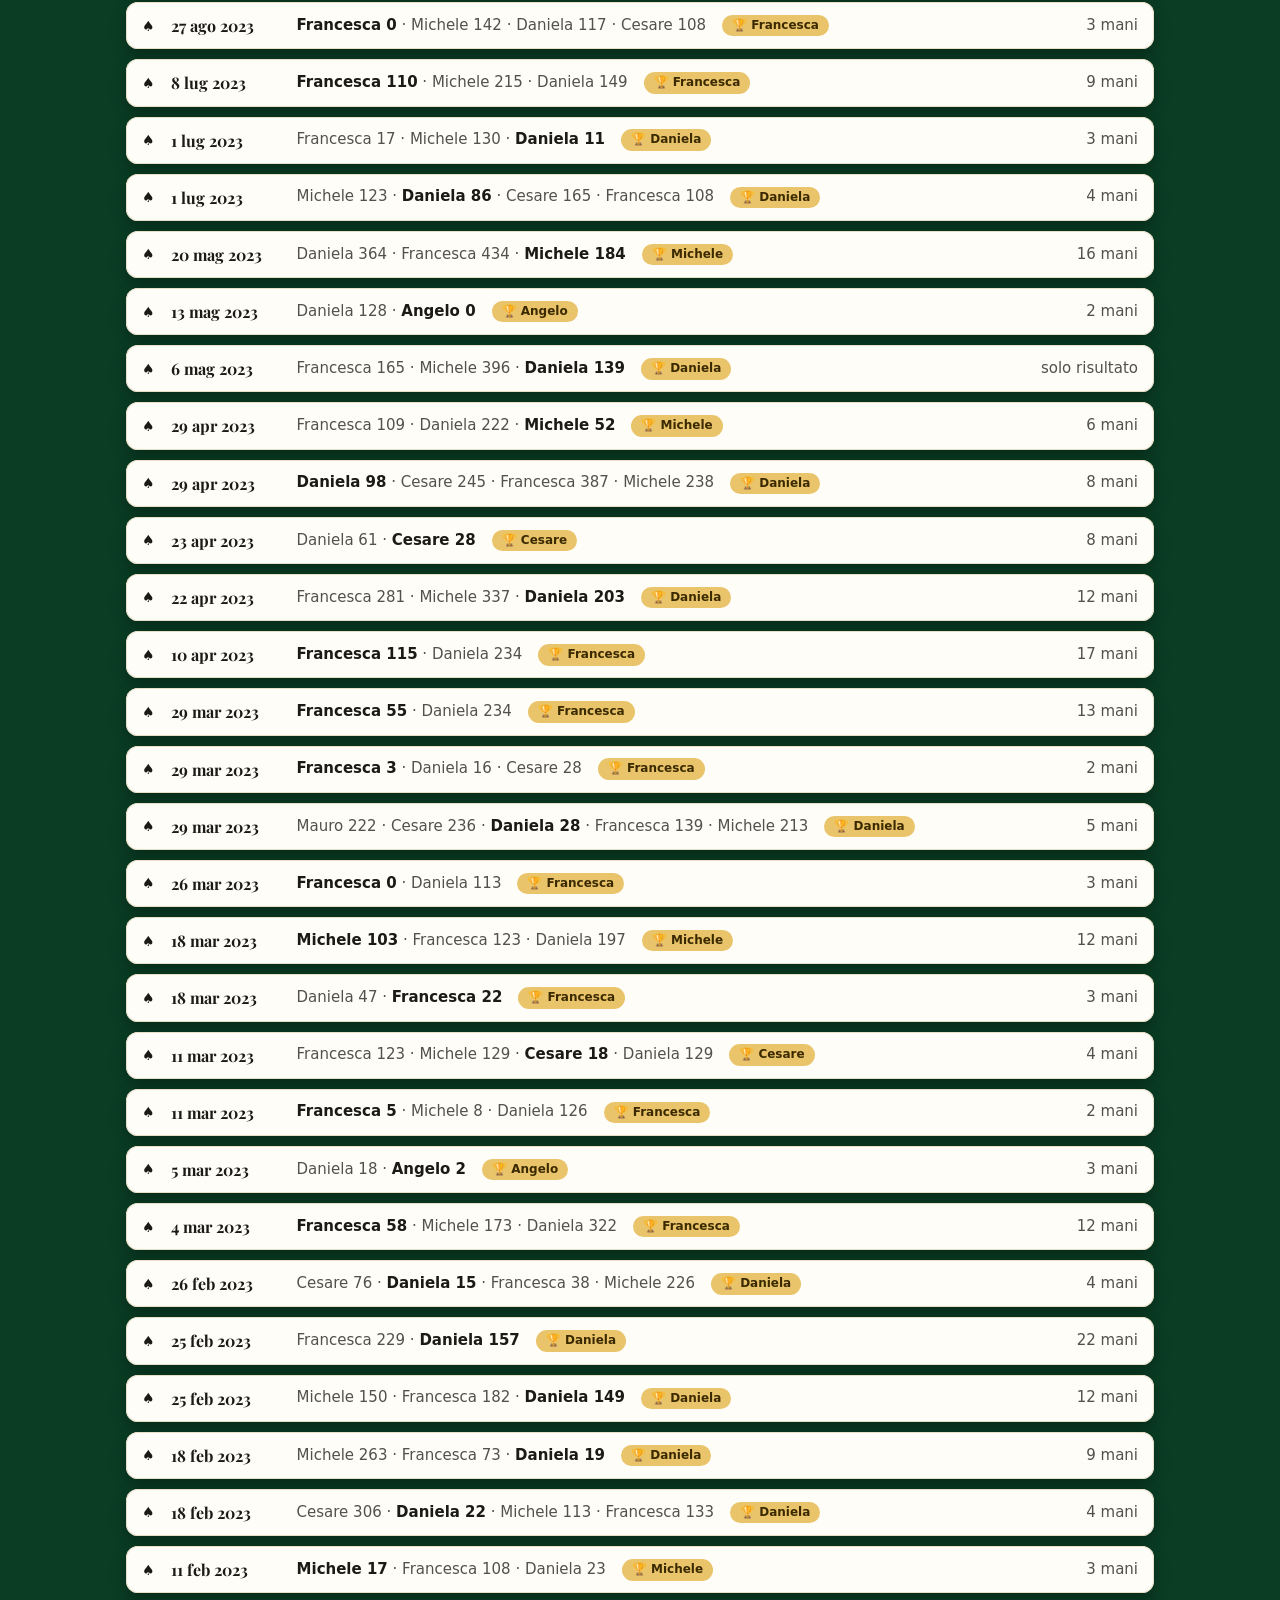
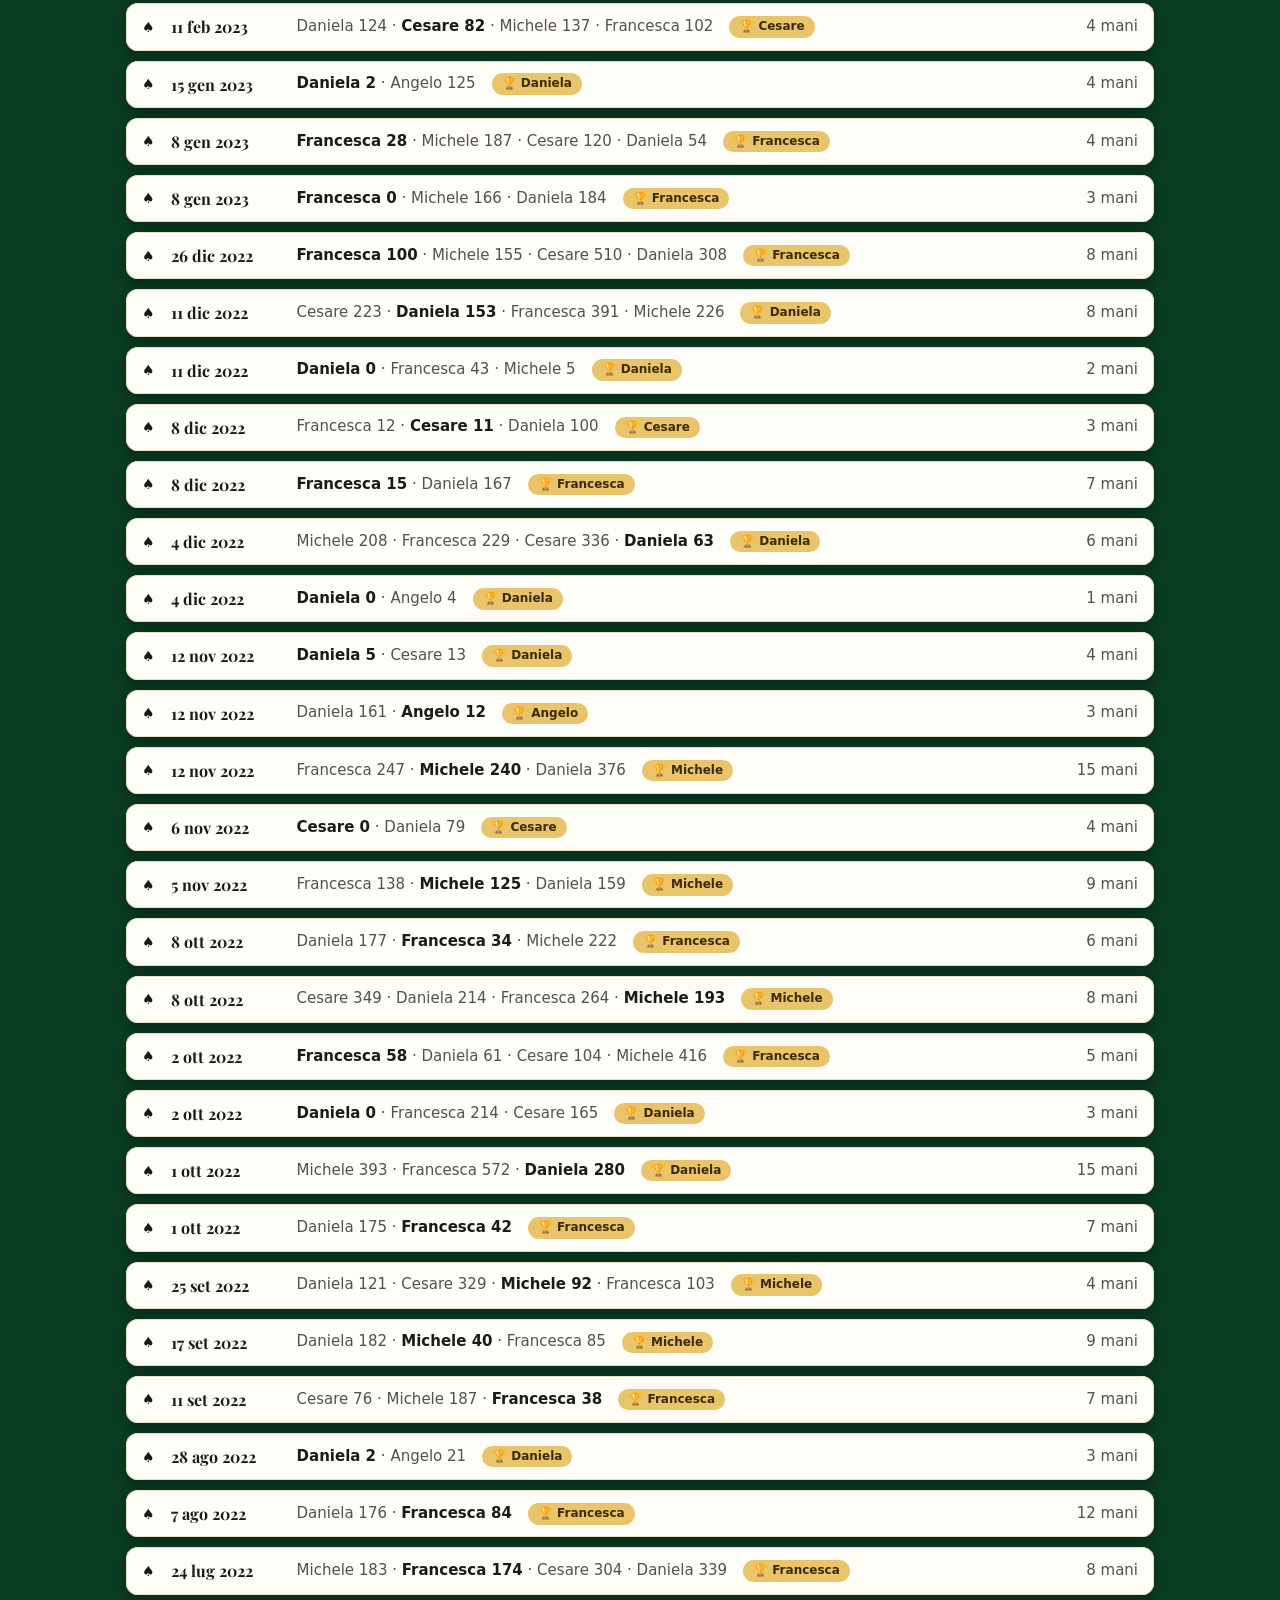
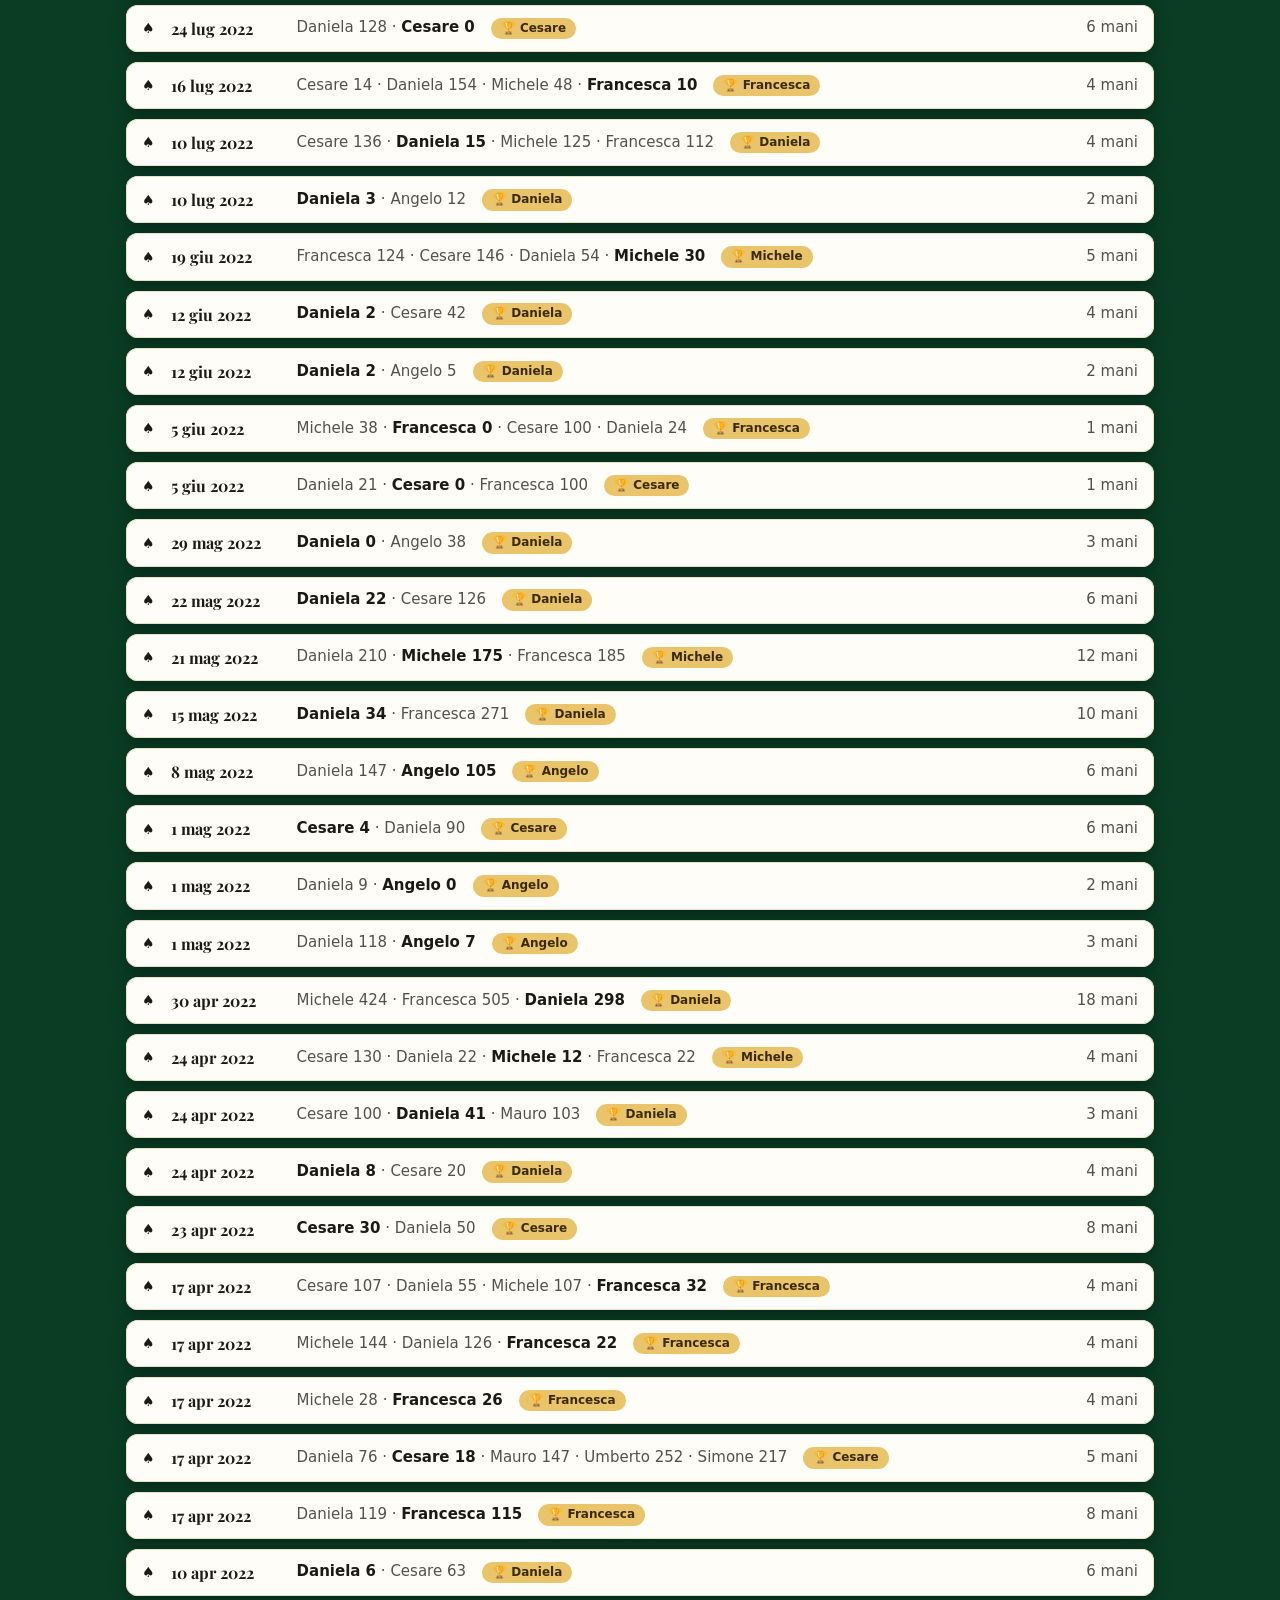
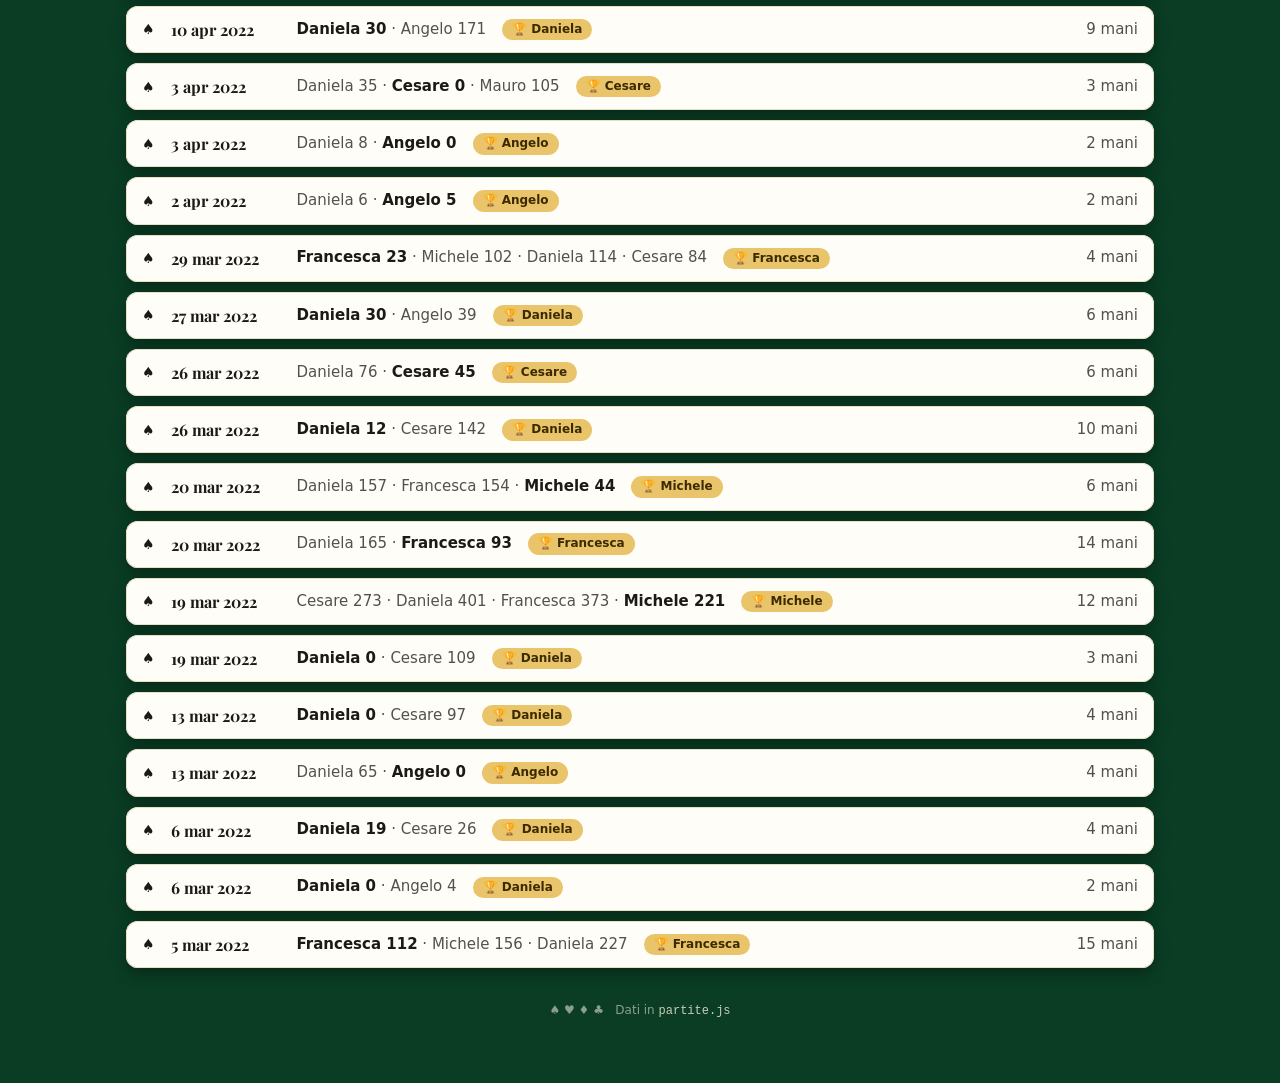
<file: partite.html>
<!doctype html>
<html lang="it">
<head>
<meta charset="utf-8">
<meta name="viewport" content="width=device-width, initial-scale=1">
<title>Scala 40 – Partite</title>
<meta name="theme-color" content="#0f5a35">
<link rel="icon" href="data:image/svg+xml,%3Csvg xmlns='http://www.w3.org/2000/svg' viewBox='0 0 32 32'%3E%3Crect x='6' y='3' width='20' height='26' rx='3' fill='%23fffdf7' stroke='%23b3262e' stroke-width='2'/%3E%3Cpath d='M16 10l5 6-5 6-5-6z' fill='%23b3262e'/%3E%3C/svg%3E">
<link rel="preconnect" href="https://fonts.googleapis.com">
<link rel="preconnect" href="https://fonts.gstatic.com" crossorigin>
<link href="https://fonts.googleapis.com/css2?family=Playfair+Display:wght@700;900&display=swap" rel="stylesheet">
<link rel="stylesheet" href="style.css?v=4">
</head>
<body>
<div class="wrap">
  <header class="hero compact">
    <h1>Scala 40</h1>
    <p class="sub">Le partite di casa, trascritte dai fogli. Vince chi chiude con meno punti.</p>
    <div class="suits">♠ ♥ ♦ ♣</div>
    <div class="controls"><label>Periodo <select id="anno"></select></label> <label>Giocatore <select id="filtroGiocatore"></select></label></div>
  </header>
  <nav class="tabs">
    <a href="index.html"><span>♠</span>Statistiche</a>
    <a href="giocatori.html"><span>♥</span>Giocatori</a>
    <a href="partite.html" aria-current="page"><span>♦</span>Partite</a>
    <a href="tavolo.html"><span>♣</span>Tavolo</a>
  </nav>

  <div class="section-title"><h2>Partite</h2></div>
  <p class="hint" id="contaPartite"></p>
  <div id="partite"></div>

  <footer>♠ ♥ ♦ ♣ &nbsp; Dati in <code>partite.js</code></footer>
</div>
<script src="partite.js?v=4"></script>
<script src="app.js?v=4"></script>
</body>
</html>
</file>
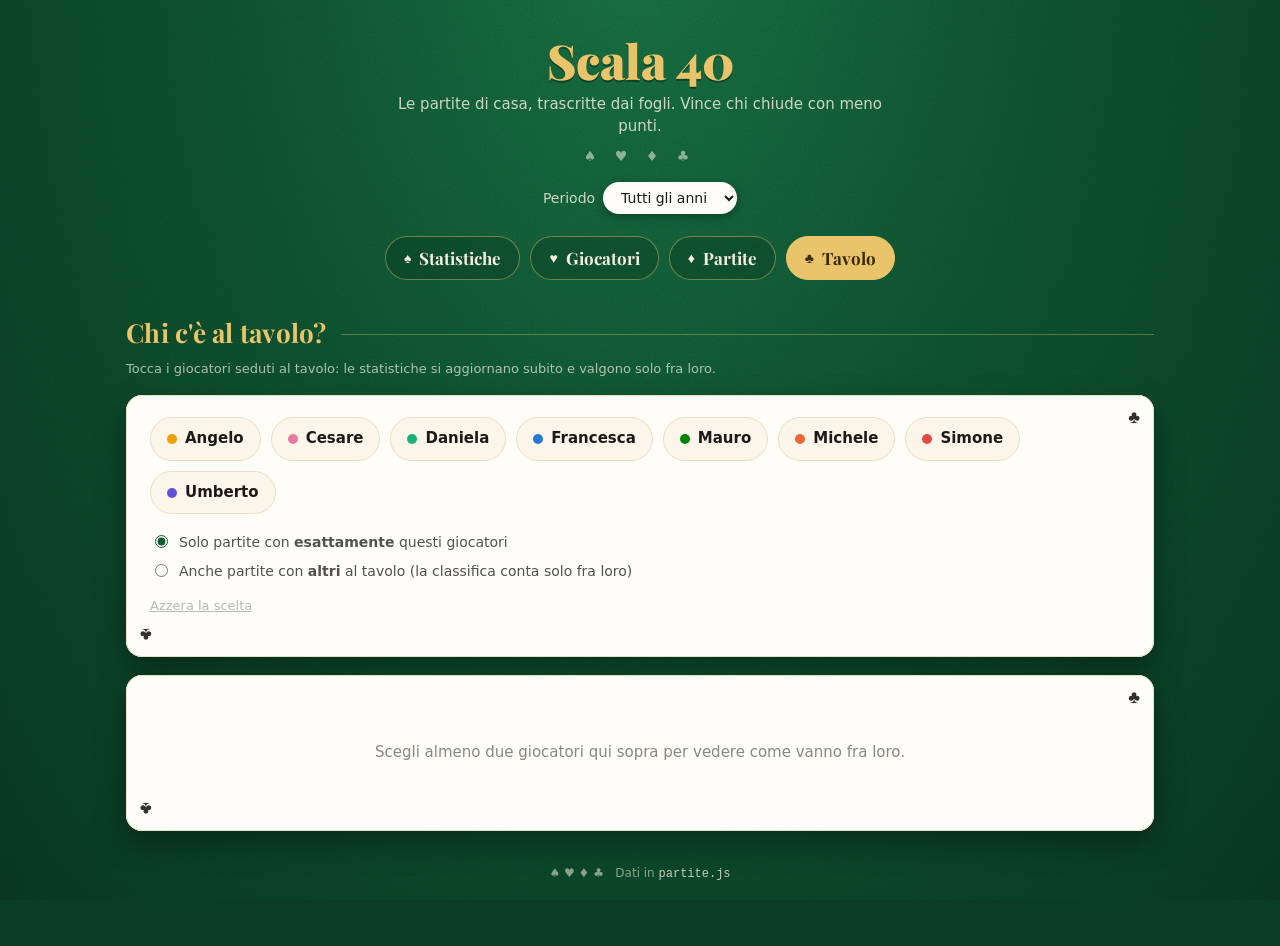
<file: tavolo.html>
<!doctype html>
<html lang="it">
<head>
<meta charset="utf-8">
<meta name="viewport" content="width=device-width, initial-scale=1">
<title>Scala 40 – Tavolo</title>
<meta name="theme-color" content="#0f5a35">
<link rel="icon" href="data:image/svg+xml,%3Csvg xmlns='http://www.w3.org/2000/svg' viewBox='0 0 32 32'%3E%3Crect x='6' y='3' width='20' height='26' rx='3' fill='%23fffdf7' stroke='%23b3262e' stroke-width='2'/%3E%3Cpath d='M16 10l5 6-5 6-5-6z' fill='%23b3262e'/%3E%3C/svg%3E">
<link rel="preconnect" href="https://fonts.googleapis.com">
<link rel="preconnect" href="https://fonts.gstatic.com" crossorigin>
<link href="https://fonts.googleapis.com/css2?family=Playfair+Display:wght@700;900&display=swap" rel="stylesheet">
<link rel="stylesheet" href="style.css?v=4">
</head>
<body>
<div class="wrap">
  <header class="hero compact">
    <h1>Scala 40</h1>
    <p class="sub">Le partite di casa, trascritte dai fogli. Vince chi chiude con meno punti.</p>
    <div class="suits">♠ ♥ ♦ ♣</div>
    <div class="controls"><label>Periodo <select id="anno"></select></label></div>
  </header>
  <nav class="tabs">
    <a href="index.html"><span>♠</span>Statistiche</a>
    <a href="giocatori.html"><span>♥</span>Giocatori</a>
    <a href="partite.html"><span>♦</span>Partite</a>
    <a href="tavolo.html" aria-current="page"><span>♣</span>Tavolo</a>
  </nav>

  <div class="section-title"><h2>Chi c'è al tavolo?</h2></div>
  <p class="hint">Tocca i giocatori seduti al tavolo: le statistiche si aggiornano subito e valgono solo fra loro.</p>
  <section class="card" data-suit="♣" id="tavoloScelta"></section>
  <div id="tavoloRis"></div>

  <footer>♠ ♥ ♦ ♣ &nbsp; Dati in <code>partite.js</code></footer>
</div>
<script src="partite.js?v=4"></script>
<script src="app.js?v=4"></script>
</body>
</html>
</file>
<file: style.css>
/* Il sito è un tavolo da gioco: panno verde sotto, ogni riquadro è una carta. */
:root {
  color-scheme: light;
  --felt: #0f5a35;
  --felt-dark: #0a3d24;
  --felt-light: #1b7a48;
  --gold: #e9c46a;
  --cream: #f6f0de;
  --paper: #fffdf7;
  --paper-edge: #e8dfc8;
  --ink: #1c1a17;
  --ink-2: #52514e;
  --muted: #898781;
  --grid: #e9e3d3;
  --axis: #c3c2b7;
  --red: #b3262e;
  --black: #1c1a17;
  --good: #006300;
  --surface: var(--paper);
  --ring: rgba(28,26,23,0.12);
  --s1: #2a78d6; --s2: #eb6834; --s3: #1baf7a; --s4: #eda100;
  --s5: #e87ba4; --s6: #008300; --s7: #6250d6; --s8: #e34948;
  --serif: "Playfair Display", Georgia, "Times New Roman", serif;
}
* { box-sizing: border-box; }
html { background: var(--felt-dark); }
body {
  margin: 0; color: var(--ink); min-height: 100vh;
  font: 15px/1.45 system-ui, -apple-system, "Segoe UI", sans-serif;
  background:
    url("data:image/svg+xml,%3Csvg xmlns='http://www.w3.org/2000/svg' width='160' height='160'%3E%3Cfilter id='n'%3E%3CfeTurbulence type='fractalNoise' baseFrequency='.9' numOctaves='2' stitchTiles='stitch'/%3E%3CfeColorMatrix values='0 0 0 0 0 0 0 0 0 0 0 0 0 0 0 0 0 0 .18 0'/%3E%3C/filter%3E%3Crect width='100%25' height='100%25' filter='url(%23n)'/%3E%3C/svg%3E"),
    radial-gradient(ellipse at 50% -10%, var(--felt-light) 0%, var(--felt) 45%, var(--felt-dark) 100%);
  background-attachment: fixed;
}
.wrap { max-width: 1060px; margin: 0 auto; padding: 28px 16px 64px; }

/* ---------- intestazione ---------- */
header.hero { text-align: center; color: var(--cream); padding: 8px 0 26px; }
.fan { position: relative; height: 132px; width: 260px; margin: 0 auto 10px; }
.pc {
  position: absolute; left: 50%; bottom: 0; width: 74px; height: 104px; margin-left: -37px;
  background: var(--paper); border-radius: 8px; border: 1px solid var(--paper-edge);
  box-shadow: 0 6px 16px rgba(0,0,0,.35); transform-origin: 50% 120%;
  font-family: var(--serif); font-weight: 700; color: var(--red);
}
.pc .i { position: absolute; top: 5px; left: 7px; font-size: 16px; line-height: 1; text-align: center; }
.pc .i small { display: block; font-size: 13px; }
.pc .c { position: absolute; inset: 0; display: grid; place-items: center; font-size: 34px; }
.pc.jolly { color: var(--black); }
.pc.jolly .c { font-size: 12px; letter-spacing: .1em; }
.pc.jolly .c::before { content: "🃏"; display: block; font-size: 30px; text-align: center; letter-spacing: 0; }
h1 {
  font-family: var(--serif); font-weight: 900; font-size: clamp(40px, 8vw, 64px); line-height: 1;
  margin: 0; color: var(--gold); text-shadow: 0 2px 0 rgba(0,0,0,.35);
}
.sub { margin: 10px auto 0; max-width: 520px; color: rgba(246,240,222,.82); }
.suits { letter-spacing: .5em; font-size: 14px; color: rgba(246,240,222,.55); margin-top: 8px; }
.controls { display: flex; justify-content: center; margin-top: 16px; }
.controls label { color: rgba(246,240,222,.82); font-size: 14px; display: inline-flex; align-items: center; gap: 8px; }
select {
  font: inherit; color: var(--ink); background: var(--paper); border: 0; border-radius: 999px;
  padding: 7px 14px; box-shadow: 0 3px 10px rgba(0,0,0,.3); cursor: pointer;
}

/* ---------- carte (riquadri) ---------- */
.card {
  position: relative; background: var(--paper); border-radius: 16px; padding: 22px 24px;
  margin-bottom: 18px; box-shadow: 0 12px 30px rgba(0,0,0,.35), inset 0 0 0 1px var(--paper-edge);
}
.card::before, .card::after {
  content: attr(data-suit); position: absolute; font-family: var(--serif); font-size: 18px; line-height: 1;
  color: var(--suit-c, var(--black)); opacity: .9;
}
.card::before { top: 12px; right: 14px; }
.card::after { bottom: 12px; left: 14px; transform: rotate(180deg); }
.card.r { --suit-c: var(--red); }
h2 { font-family: var(--serif); font-size: 22px; margin: 0 0 2px; letter-spacing: .01em; }
.hint { color: var(--muted); font-size: 13px; margin: 0 0 16px; }
.grid2 { display: grid; grid-template-columns: 1fr 1fr; gap: 18px; margin-bottom: 18px; }
.grid2 > .card { margin-bottom: 0; }
@media (max-width: 760px) { .grid2 { grid-template-columns: 1fr; } }
.section-title {
  display: flex; align-items: center; gap: 14px; color: var(--cream); margin: 34px 0 14px;
}
.section-title h2 { color: var(--gold); font-size: 26px; }
.section-title::after { content: ""; flex: 1; height: 1px; background: rgba(233,196,106,.35); }
.section-title + .hint { color: rgba(246,240,222,.7); margin-top: -8px; }

/* ---------- numeri in alto: carte da gioco ---------- */
.tiles { display: grid; grid-template-columns: repeat(4, 1fr); gap: 16px; margin-bottom: 18px; }
@media (max-width: 680px) { .tiles { grid-template-columns: repeat(2, 1fr); } }
.tile {
  position: relative; background: var(--paper); border-radius: 14px; padding: 30px 14px 30px; text-align: center;
  box-shadow: 0 10px 24px rgba(0,0,0,.35), inset 0 0 0 1px var(--paper-edge); min-height: 150px;
  display: flex; flex-direction: column; justify-content: center;
}
.tile .ix { position: absolute; font-family: var(--serif); font-weight: 700; font-size: 18px; line-height: .9; text-align: center; }
.tile .ix.tl { top: 10px; left: 12px; }
.tile .ix.br { bottom: 10px; right: 12px; transform: rotate(180deg); }
.tile.r .ix { color: var(--red); }
.tile .v { font-family: var(--serif); font-size: 40px; font-weight: 900; line-height: 1.05; }
.tile .v.small { font-size: 26px; }
.tile .k { color: var(--ink-2); font-size: 13px; text-transform: uppercase; letter-spacing: .08em; margin-top: 6px; }
.tile .d { color: var(--muted); font-size: 12px; margin-top: 2px; }

/* ---------- giocatori come carte ---------- */
.players { display: grid; grid-template-columns: repeat(auto-fill, minmax(150px, 1fr)); gap: 16px; margin-bottom: 18px; }
.player {
  position: relative; background: var(--paper); border-radius: 12px; aspect-ratio: 5 / 7;
  box-shadow: 0 10px 22px rgba(0,0,0,.35), inset 0 0 0 1px var(--paper-edge);
  display: flex; flex-direction: column; align-items: center; justify-content: center; text-align: center;
  padding: 14px 10px; transition: transform .15s ease;
}
.player:hover { transform: translateY(-4px) rotate(-1deg); }
.player .frame { position: absolute; inset: 9px; border: 1px solid var(--paper-edge); border-radius: 8px; pointer-events: none; }
.player .ix { position: absolute; font-family: var(--serif); font-weight: 700; font-size: 15px; line-height: 1; text-align: center; }
.player .ix small { display: block; font-size: 15px; }
.player .ix.tl { top: 12px; left: 13px; }
.player .ix.br { bottom: 12px; right: 13px; transform: rotate(180deg); }
.player.r .ix { color: var(--red); }
.player .mono {
  width: 58px; height: 58px; border-radius: 50%; display: grid; place-items: center;
  font-family: var(--serif); font-weight: 900; font-size: 26px; color: #fff; margin-bottom: 8px;
  box-shadow: 0 0 0 3px var(--paper), 0 0 0 4px var(--paper-edge);
}
.player .nm { font-family: var(--serif); font-weight: 700; font-size: 18px; }
.player .st { color: var(--ink-2); font-size: 12px; margin-top: 2px; }
.player .pos {
  position: absolute; top: -10px; left: 50%; transform: translateX(-50%);
  background: var(--gold); color: #3b2a00; font-size: 11px; font-weight: 700; letter-spacing: .06em;
  padding: 3px 10px; border-radius: 999px; box-shadow: 0 2px 6px rgba(0,0,0,.3); white-space: nowrap;
}
.player.first { box-shadow: 0 0 0 3px var(--gold), 0 14px 30px rgba(0,0,0,.45); }

/* ---------- tabelle ---------- */
.scroll { overflow-x: auto; }
table { border-collapse: collapse; width: 100%; font-variant-numeric: tabular-nums; }
th, td { padding: 8px 10px; text-align: right; border-bottom: 1px solid var(--grid); white-space: nowrap; }
th { color: var(--ink-2); font-weight: 600; font-size: 12px; text-transform: uppercase; letter-spacing: .05em; }
th:first-child, td:first-child { text-align: left; }
tbody tr:last-child td { border-bottom: 0; }
tbody tr:hover td { background: rgba(233,196,106,.12); }
.who { display: inline-flex; align-items: center; gap: 8px; font-weight: 600; }
.dot { width: 10px; height: 10px; border-radius: 50%; flex: none; }
.medal { font-size: 14px; margin-left: 2px; }

/* ---------- grafici ---------- */
.chart { position: relative; }
.chart svg { display: block; width: 100%; overflow: visible; }
.chart text { fill: var(--muted); font-size: 12px; font-variant-numeric: tabular-nums; }
.chart text.lab { fill: var(--ink-2); font-weight: 600; }
.chart text.val { fill: var(--ink); }
.tip {
  position: absolute; pointer-events: none; background: var(--paper); color: var(--ink);
  border: 1px solid var(--ring); border-radius: 10px; padding: 8px 10px; font-size: 13px;
  box-shadow: 0 6px 20px rgba(0,0,0,.18); white-space: nowrap; z-index: 5; display: none;
}
.tip b { display: block; margin-bottom: 4px; }
.tip .row { display: flex; align-items: center; gap: 8px; }
.tip .row span:last-child { margin-left: auto; padding-left: 14px; font-variant-numeric: tabular-nums; font-weight: 600; }
.legend { display: flex; flex-wrap: wrap; gap: 6px 16px; margin: 0 0 10px; font-size: 13px; color: var(--ink-2); }
.legend span { display: inline-flex; align-items: center; gap: 6px; }
.legend i { width: 14px; height: 3px; border-radius: 2px; display: inline-block; }

/* ---------- record ---------- */
.records { display: grid; grid-template-columns: repeat(auto-fill, minmax(200px, 1fr)); gap: 12px; }
.rec { border: 1px solid var(--paper-edge); border-radius: 12px; padding: 12px 14px; background: #fbf6e9; }
.rec .k { color: var(--ink-2); font-size: 12px; text-transform: uppercase; letter-spacing: .05em; }
.rec .k b { color: var(--red); margin-right: 4px; }
.rec .v { font-family: var(--serif); font-size: 28px; font-weight: 900; line-height: 1.2; }
.rec .d { color: var(--muted); font-size: 12px; }

/* ---------- partite ---------- */
details.game {
  background: var(--paper); border-radius: 12px; margin-bottom: 10px;
  box-shadow: 0 6px 16px rgba(0,0,0,.3), inset 0 0 0 1px var(--paper-edge);
}
details.game > summary {
  list-style: none; cursor: pointer; padding: 12px 16px; display: flex; flex-wrap: wrap;
  align-items: center; gap: 6px 16px;
}
details.game > summary::-webkit-details-marker { display: none; }
details.game > summary::before { content: "♠"; color: var(--black); font-size: 14px; transition: transform .15s; }
details.game[open] > summary::before { content: "♥"; color: var(--red); }
.gdate { font-family: var(--serif); font-weight: 700; font-size: 16px; min-width: 110px; }
.gscore { color: var(--ink-2); font-variant-numeric: tabular-nums; }
.gscore .w { color: var(--ink); font-weight: 700; }
.badge {
  font-size: 12px; font-weight: 700; color: #3b2a00; background: var(--gold);
  padding: 2px 10px; border-radius: 999px;
}
.gbody { padding: 0 16px 16px; }
.gbody .grid2 { margin: 0; }
td.win { font-weight: 700; }
td.zero { color: var(--good); font-weight: 600; }
td.cento { color: var(--red); font-weight: 700; }
td.cento small { font-weight: 500; font-size: 11px; }
tr.tot td { border-top: 2px solid var(--axis); font-weight: 700; }
.empty { color: var(--muted); text-align: center; padding: 30px 0; }
footer { color: rgba(246,240,222,.55); font-size: 12px; text-align: center; margin-top: 34px; }
footer code { color: rgba(246,240,222,.8); }

@media (max-width: 560px) {
  .card { padding: 20px 16px; }
  .fan { transform: scale(.85); margin-bottom: 0; }
  .tile .v { font-size: 32px; }
}

/* ---------- navigazione tra le pagine ---------- */
nav.tabs { display: flex; justify-content: center; gap: 10px; flex-wrap: wrap; margin: 4px 0 26px; }
nav.tabs a {
  display: inline-flex; align-items: center; gap: 8px; text-decoration: none; color: var(--cream);
  font-family: var(--serif); font-weight: 700; font-size: 17px; padding: 9px 18px; border-radius: 999px;
  border: 1px solid rgba(233,196,106,.45); background: rgba(0,0,0,.15);
}
nav.tabs a:hover { background: rgba(233,196,106,.15); }
nav.tabs a[aria-current="page"] { background: var(--gold); color: #3b2a00; border-color: var(--gold); }
nav.tabs a span { font-size: 14px; }
header.hero.compact { padding-bottom: 18px; }
header.hero.compact h1 { font-size: clamp(34px, 6vw, 48px); }
.controls { gap: 12px; flex-wrap: wrap; }

/* ---------- pagina giocatori ---------- */
a.player { text-decoration: none; color: inherit; }
.scheda-head { display: flex; align-items: center; gap: 14px; margin-bottom: 16px; }
.scheda-head .mono {
  width: 52px; height: 52px; border-radius: 50%; display: grid; place-items: center; flex: none;
  font-family: var(--serif); font-weight: 900; font-size: 24px; color: #fff;
}
.grid3 { display: grid; grid-template-columns: repeat(3, 1fr); gap: 18px; margin-top: 18px; }
@media (max-width: 860px) { .grid3 { grid-template-columns: 1fr; } }
h3 { font-family: var(--serif); font-size: 17px; margin: 0 0 6px; }
.grid3 .hint { margin-bottom: 6px; }
.grid3 a { color: inherit; }
section[id^="g-"] { scroll-margin-top: 16px; }
details.game { scroll-margin-top: 16px; }

/* ---------- pagina Tavolo ---------- */
.chips { display: flex; flex-wrap: wrap; gap: 10px; }
.chip {
  font: inherit; font-weight: 600; display: inline-flex; align-items: center; gap: 8px; cursor: pointer;
  padding: 10px 16px; border-radius: 999px; border: 1px solid var(--paper-edge); background: #fbf6e9; color: var(--ink);
}
.chip:hover { border-color: var(--gold); }
.chip.on { background: var(--gold); border-color: var(--gold); color: #3b2a00; box-shadow: 0 2px 8px rgba(0,0,0,.18); }
.chip.on .dot { box-shadow: 0 0 0 2px #fff; }
.modo { display: grid; gap: 8px; margin: 18px 0 14px; color: var(--ink-2); font-size: 14px; }
.modo label { display: flex; gap: 8px; align-items: flex-start; cursor: pointer; }
.modo input { margin-top: 3px; accent-color: var(--felt); }
.azzera { font: inherit; font-size: 13px; color: var(--ink-2); background: none; border: 0; padding: 0; text-decoration: underline; cursor: pointer; }
.azzera:disabled { opacity: .4; cursor: default; }
.tiles.tiles3 { grid-template-columns: repeat(3, 1fr); }
@media (max-width: 680px) { .tiles.tiles3 { grid-template-columns: 1fr 1fr; } }
table.elenco td { white-space: normal; }
table.elenco td:nth-child(2) { text-align: left; color: var(--ink-2); }
table.elenco .w { color: var(--ink); font-weight: 700; }
table.elenco a { color: inherit; font-weight: 600; }
#tavoloScelta { padding-bottom: 40px; }
</file>
